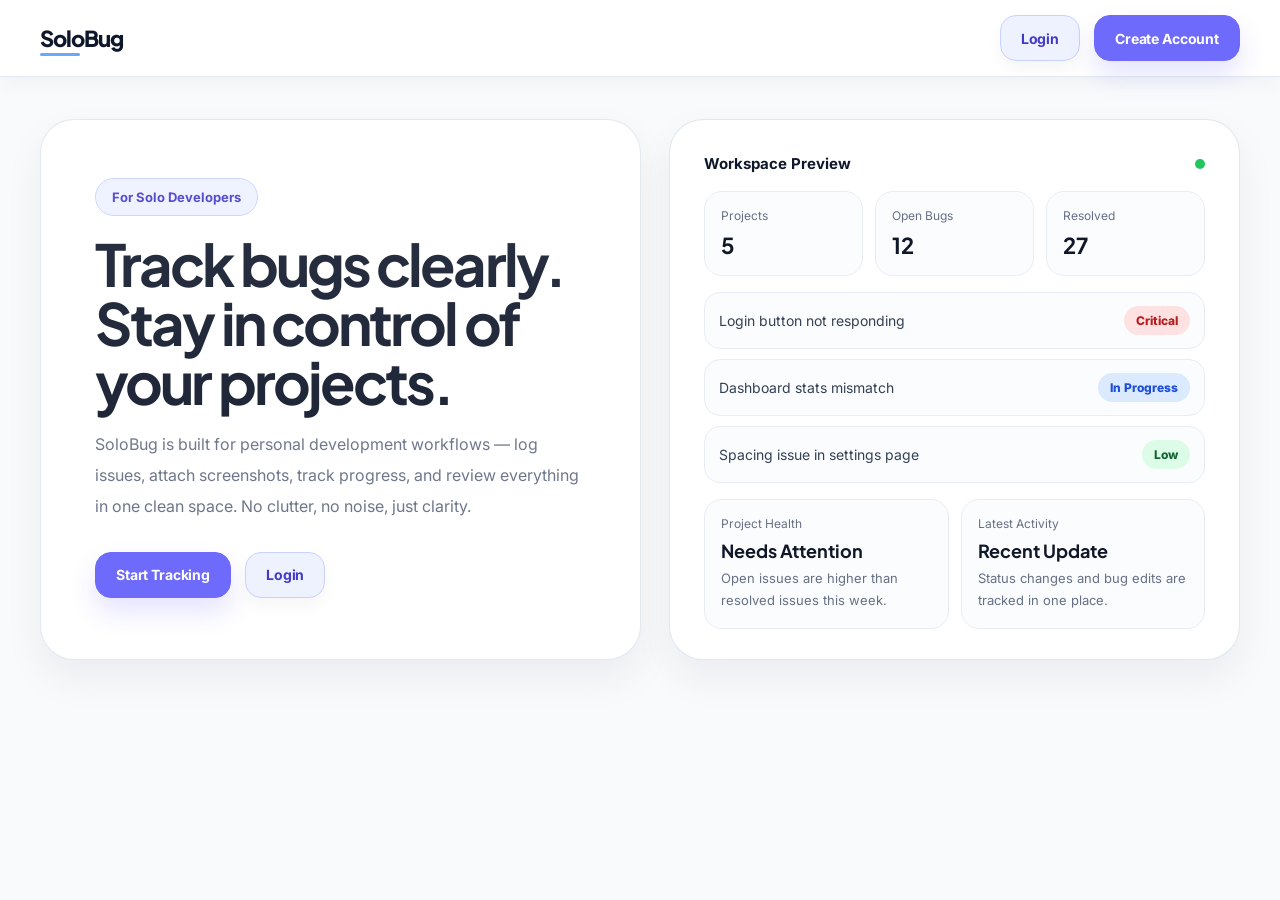
<file: src/main/resources/static/index.html>
<!DOCTYPE html>
<html lang="en">
<head>
  <meta charset="UTF-8" />
  <meta name="viewport" content="width=device-width, initial-scale=1.0"/>
  <title>SoloBug</title>

  <link rel="stylesheet" href="css/style.css"/>
  <link href="https://fonts.googleapis.com/css2?family=Inter:wght@400;500;600;700;800&family=Plus+Jakarta+Sans:wght@500;600;700;800&display=swap" rel="stylesheet">
</head>

<body class="landing-body">

  <header class="main-header">
    <div class="container header-inner">
      <div class="brand">SoloBug</div>

      <div class="header-actions">
        <!-- LOGIN -->
        <a href="login.html" class="btn secondary-btn">Login</a>

        <!-- CREATE ACCOUNT -->
        <a href="signup.html" class="btn primary-btn">Create Account</a>
      </div>
    </div>
  </header>

  <main class="landing-main container">
    <div class="hero-section">

      <div class="hero-content">
        <span class="hero-tag">For Solo Developers</span>

        <h1>
          Track bugs clearly.<br/>
          Stay in control of your projects.
        </h1>

        <p>
          SoloBug is built for personal development workflows — log issues,
          attach screenshots, track progress, and review
          everything in one clean space. No clutter, no noise, just clarity.
        </p>

        <div class="hero-buttons">
          <!-- START TRACKING -->
          <a href="signup.html" class="btn primary-btn">Start Tracking</a>

          <!-- LOGIN -->
          <a href="login.html" class="btn secondary-btn">Login</a>
        </div>
      </div>

      <!-- KEEP YOUR RIGHT SIDE SAME -->
      <div class="hero-preview-card">
        <div class="preview-header">
          <span>Workspace Preview</span>
          <div class="preview-dot"></div>
        </div>

        <div class="preview-stats">
          <div class="preview-stat">
            <small>Projects</small>
            <strong>5</strong>
          </div>

          <div class="preview-stat">
            <small>Open Bugs</small>
            <strong>12</strong>
          </div>

          <div class="preview-stat">
            <small>Resolved</small>
            <strong>27</strong>
          </div>
        </div>

        <div class="preview-list">
          <div class="preview-item">
            <span>Login button not responding</span>
            <span class="badge severity.critical">Critical</span>
          </div>

          <div class="preview-item">
            <span>Dashboard stats mismatch</span>
            <span class="badge status.progress">In Progress</span>
          </div>

          <div class="preview-item">
            <span>Spacing issue in settings page</span>
            <span class="badge severity.low">Low</span>
          </div>
        </div>

        <div class="preview-extra">
          <div class="preview-extra-box">
            <small>Project Health</small>
            <strong>Needs Attention</strong>
            <span>Open issues are higher than resolved issues this week.</span>
          </div>

          <div class="preview-extra-box">
            <small>Latest Activity</small>
            <strong>Recent Update</strong>
            <span>Status changes and bug edits are tracked in one place.</span>
          </div>
        </div>
      </div>

    </div>
  </main>

</body>
</html>
</file>
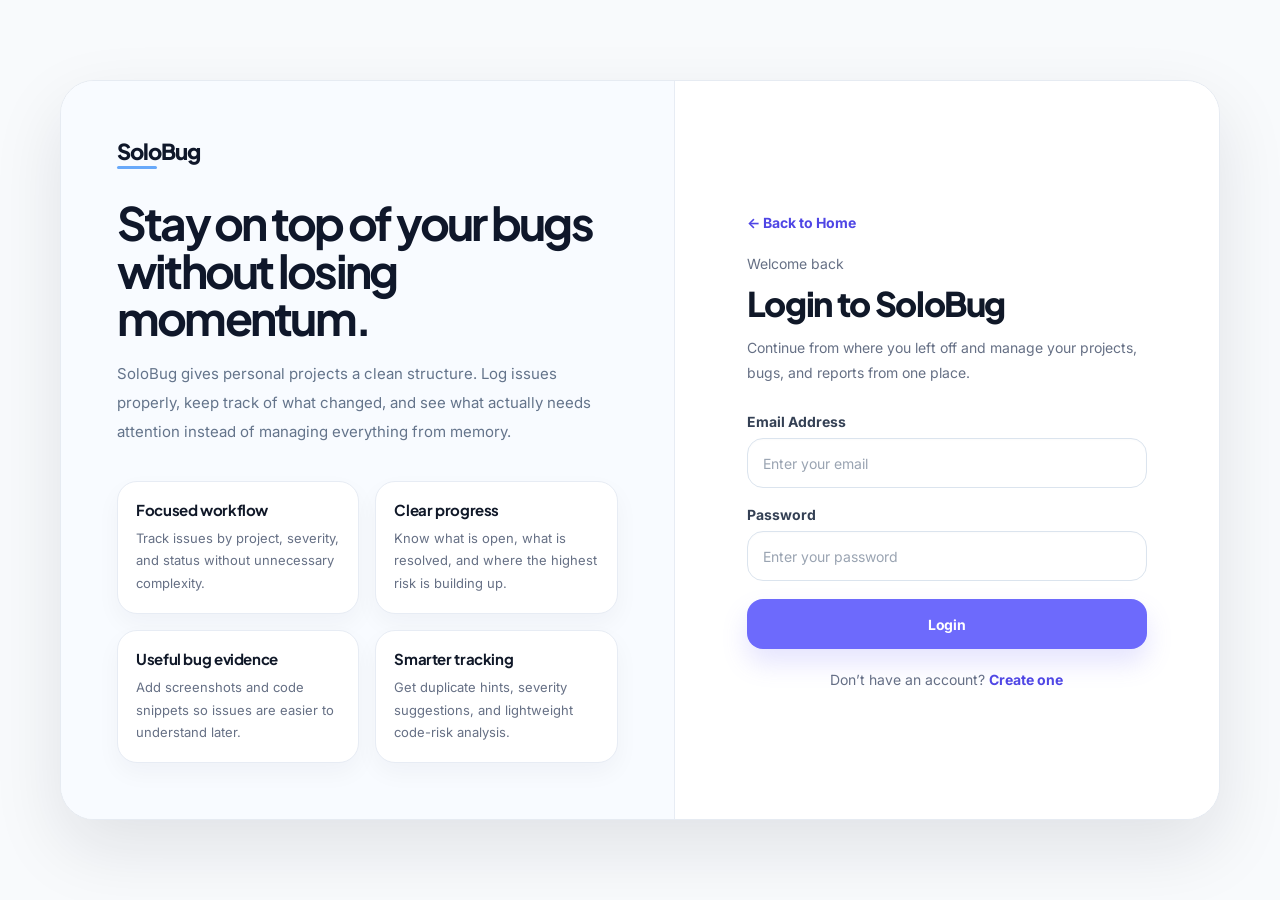
<file: src/main/resources/static/bugs.html>
<!DOCTYPE html>
<html lang="en">
<head>
  <meta charset="UTF-8" />
  <meta name="viewport" content="width=device-width, initial-scale=1.0"/>
  <title>Bugs | SoloBug</title>
  <link rel="stylesheet" href="css/style.css"/>
  <link rel="stylesheet" href="css/bugs.css"/>
  <link href="https://fonts.googleapis.com/css2?family=Inter:wght@400;500;600;700;800&family=Plus+Jakarta+Sans:wght@500;600;700;800&display=swap" rel="stylesheet">
</head>
<body>

  <div id="toastContainer" class="toast-container"></div>

  <header class="main-header">
    <div class="container header-inner">
      <div class="brand" onclick="window.location.href='dashboard.html'" style="cursor:pointer;">
        SoloBug
      </div>

      <div class="header-actions">
        <span id="navUser"></span>
        <button class="btn btn-danger" id="logoutBtn">Logout</button>
      </div>
    </div>
  </header>

  <div class="container bugs-page">
    <div class="bugs-header">
      <div>
        <h1>Bugs</h1>
        <p>Track issues project-wise with clear details, useful evidence, and a proper workflow history.</p>
      </div>

      <div class="bugs-header-right">
        <select id="projectFilter" class="project-filter-select">
          <option value="">Select Project</option>
        </select>
        <button class="btn btn-primary" id="openBugModalBtn">+ New Bug</button>
      </div>
    </div>

    <div class="bugs-filters">
      <div class="filter-group">
        <label for="searchBug">Search</label>
        <input type="text" id="searchBug" placeholder="Search by bug title"/>
      </div>

      <div class="filter-group">
        <label for="severityFilter">Severity</label>
        <select id="severityFilter">
          <option value="">All Severities</option>
          <option value="Low">Low</option>
          <option value="Medium">Medium</option>
          <option value="Critical">Critical</option>
        </select>
      </div>

      <div class="filter-group">
        <label for="statusFilter">Status</label>
        <select id="statusFilter">
          <option value="">All Statuses</option>
          <option value="Open">Open</option>
          <option value="In Progress">In Progress</option>
          <option value="Resolved">Resolved</option>
        </select>
      </div>
    </div>

    <div id="bugsEmptyState" class="empty-state">
      <h3>No bugs yet</h3>
      <p>Select a project and create your first issue to start tracking everything properly.</p>
    </div>

    <div id="bugsList" class="bugs-list"></div>
  </div>

  <!-- CREATE BUG MODAL -->
  <div class="modal-overlay" id="bugModal">
    <div class="modal-card">
      <div class="modal-header">
        <div>
          <h2>Create New Bug</h2>
          <p>Add a new issue with context, evidence, and optional code analysis.</p>
        </div>
        <button class="modal-close" id="closeBugModalBtn">&times;</button>
      </div>

      <form id="bugForm">
        <div id="smartBugInsight" class="smart-bug-insight" style="display:none;"></div>

        <div class="form-group">
          <label for="bugProject">Project</label>
          <select id="bugProject" required>
            <option value="">Select Project</option>
          </select>
        </div>

        <div class="form-group">
          <label for="bugTitle">Bug Title</label>
          <input type="text" id="bugTitle" placeholder="Enter bug title" required/>
        </div>

        <div class="form-group">
          <label for="bugDescription">Description</label>
          <textarea id="bugDescription" rows="4" placeholder="Describe the issue"></textarea>
        </div>

        <div class="form-group">
          <label for="bugSteps">Steps to Reproduce</label>
          <textarea id="bugSteps" rows="4" placeholder="Enter reproduction steps"></textarea>
        </div>

        <div class="form-group">
          <label for="bugCodeSnippet">Code Snippet</label>
          <textarea id="bugCodeSnippet" rows="5" placeholder="Paste optional code snippet for bug risk analysis"></textarea>
        </div>

        <div class="form-group">
          <label for="bugTerminalMessage">Error / Terminal Message</label>
          <textarea id="bugTerminalMessage" rows="4" placeholder="Paste terminal output, exception, console error, or backend error message"></textarea>
        </div>

        <div class="form-group">
          <label for="bugScreenshot">Screenshot</label>
          <input type="file" id="bugScreenshot" accept="image/*"/>
        </div>

        <div class="two-column-grid">
          <div class="form-group">
            <label for="bugSeverity">Severity</label>
            <select id="bugSeverity" required>
              <option value="">Select Severity</option>
              <option value="Low">Low</option>
              <option value="Medium">Medium</option>
              <option value="Critical">Critical</option>
            </select>
          </div>

          <div class="form-group">
            <label for="bugStatus">Status</label>
            <select id="bugStatus" required>
              <option value="Open">Open</option>
              <option value="In Progress">In Progress</option>
              <option value="Resolved">Resolved</option>
            </select>
          </div>
        </div>

        <div class="modal-actions">
          <button type="button" class="btn" id="cancelBugBtn">Cancel</button>
          <button type="submit" class="btn btn-primary">Create Bug</button>
        </div>
      </form>
    </div>
  </div>

  <!-- BUG DETAIL MODAL -->
  <div class="modal-overlay" id="bugDetailModal">
    <div class="modal-card" style="max-width: 900px;">
      <div class="modal-header">
        <div>
          <h2>Bug Details</h2>
          <p>Full issue information, evidence, and history.</p>
        </div>
        <button class="modal-close" id="closeBugDetailModalBtn">&times;</button>
      </div>

      <div id="bugDetailContent"></div>
    </div>
  </div>

  <!-- EDIT BUG MODAL -->
  <div class="modal-overlay" id="editBugModal">
    <div class="modal-card">
      <div class="modal-header">
        <div>
          <h2>Edit Bug</h2>
          <p>Update bug details, code context, and screenshot handling.</p>
        </div>
        <button class="modal-close" id="closeEditBugModalBtn">&times;</button>
      </div>

      <form id="editBugForm">
        <input type="hidden" id="editBugId"/>

        <div class="form-group">
          <label for="editBugTitle">Bug Title</label>
          <input type="text" id="editBugTitle" required/>
        </div>

        <div class="form-group">
          <label for="editBugDescription">Description</label>
          <textarea id="editBugDescription" rows="4"></textarea>
        </div>

        <div class="form-group">
          <label for="editBugSteps">Steps to Reproduce</label>
          <textarea id="editBugSteps" rows="4"></textarea>
        </div>

        <div class="form-group">
          <label for="editBugCodeSnippet">Code Snippet</label>
          <textarea id="editBugCodeSnippet" rows="5"></textarea>
        </div>

        <div class="form-group">
          <label for="editBugTerminalMessage">Error / Terminal Message</label>
          <textarea id="editBugTerminalMessage" rows="4"></textarea>
        </div>

        <div class="form-group">
          <label for="editBugScreenshot">Replace Screenshot</label>
          <input type="file" id="editBugScreenshot" accept="image/*"/>
        </div>

        <div class="form-group">
          <label style="display:flex; align-items:center; gap:10px; font-weight:600; cursor:pointer;">
            <input type="checkbox" id="removeBugScreenshot" style="width:auto;"/>
            Remove existing screenshot
          </label>
        </div>

        <div class="form-group">
          <label for="editBugSeverity">Severity</label>
          <select id="editBugSeverity" required>
            <option value="Low">Low</option>
            <option value="Medium">Medium</option>
            <option value="Critical">Critical</option>
          </select>
        </div>

        <div class="modal-actions">
          <button type="button" class="btn" id="cancelEditBugBtn">Cancel</button>
          <button type="submit" class="btn btn-primary">Save Changes</button>
        </div>
      </form>
    </div>
  </div>

  <!-- DELETE BUG MODAL -->
  <div class="modal-overlay" id="deleteBugModal">
    <div class="modal-card" style="max-width: 460px;">
      <div class="modal-header">
        <div>
          <h2>Delete Bug</h2>
          <p>This action cannot be undone.</p>
        </div>
        <button class="modal-close" id="closeDeleteBugModalBtn">&times;</button>
      </div>

      <div class="confirm-body" id="deleteBugText"></div>

      <div class="confirm-actions">
        <button type="button" class="btn" id="cancelDeleteBugBtn">Cancel</button>
        <button type="button" class="btn btn-danger" id="confirmDeleteBugBtn">Delete Bug</button>
      </div>
    </div>
  </div>

  <script src="js/utils.js"></script>
  <script src="js/bugs.js"></script>
</body>
</html>
</file>
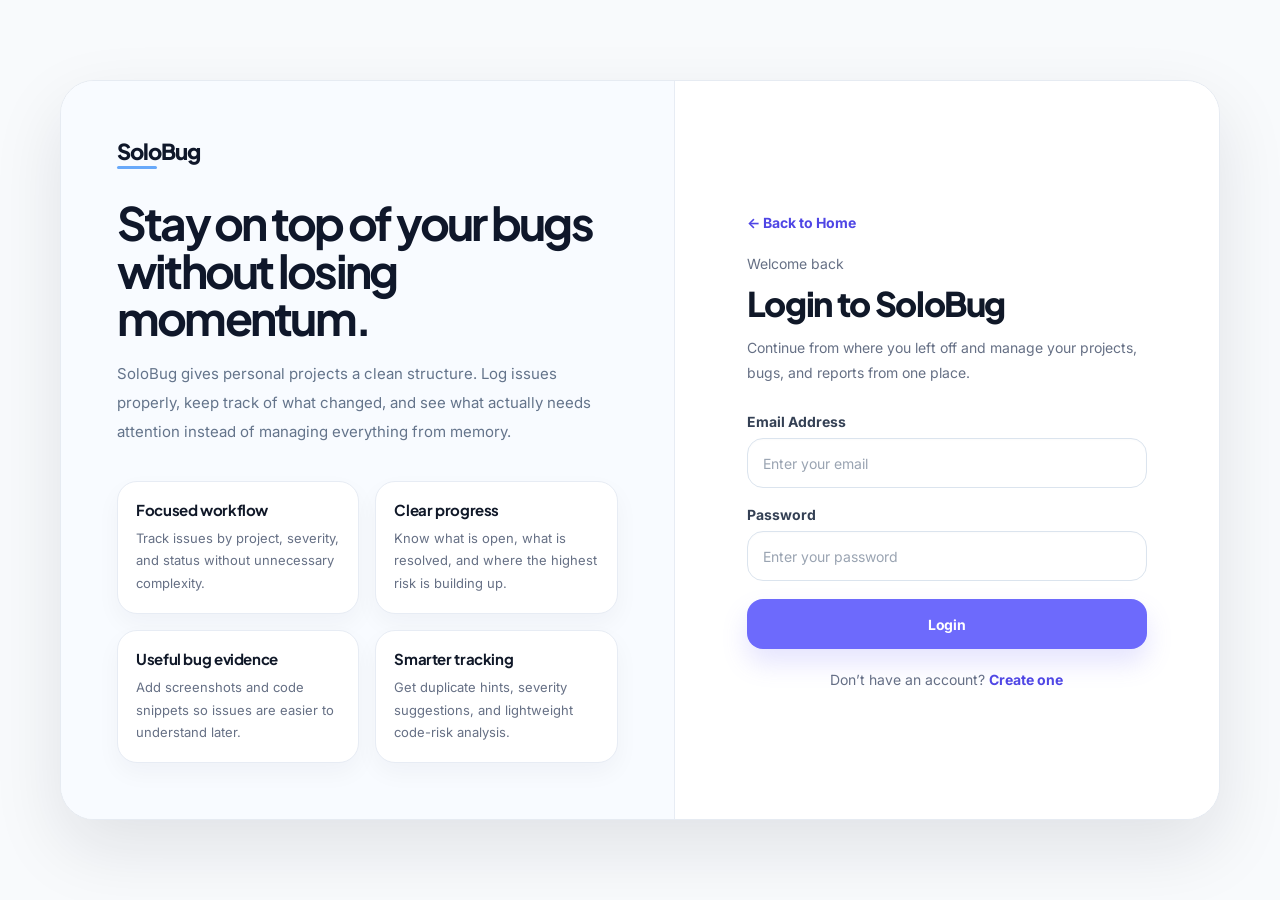
<file: src/main/resources/static/dashboard.html>
<!DOCTYPE html>
<html lang="en">
<head>
  <meta charset="UTF-8" />
  <meta name="viewport" content="width=device-width, initial-scale=1.0" />
  <title>Dashboard | SoloBug</title>
  <link rel="stylesheet" href="css/style.css" />
  <link rel="stylesheet" href="css/dashboard.css" />
  <link href="https://fonts.googleapis.com/css2?family=Inter:wght@400;500;600;700;800&family=Plus+Jakarta+Sans:wght@500;600;700;800&display=swap" rel="stylesheet">
</head>
<body>

  <div id="toastContainer" class="toast-container"></div>

  <header class="main-header">
    <div class="container header-inner">
      <div class="brand" onclick="window.location.href='dashboard.html'" style="cursor:pointer;">SoloBug</div>

      <div class="header-actions">
        <span id="navUser"></span>
        <button id="logoutBtn" class="btn btn-danger">Logout</button>
      </div>
    </div>
  </header>

  <div class="container dashboard-container">
    <div class="dashboard-header">
      <div>
        <h1>Dashboard</h1>
        <p>See what is active, what is resolved, and where your projects currently need attention.</p>
      </div>

      <div class="dashboard-header-actions">
        <button class="btn btn-primary" onclick="goToProjects()">Manage Projects</button>
      </div>
    </div>

    <div class="stats-grid five-grid">
      <div class="stat-card">
        <h3>Total Projects</h3>
        <p id="totalProjects">0</p>
      </div>

      <div class="stat-card">
        <h3>Total Bugs</h3>
        <p id="totalBugs">0</p>
      </div>

      <div class="stat-card">
        <h3>Open Bugs</h3>
        <p id="openBugs">0</p>
      </div>

      <div class="stat-card">
        <h3>Resolved Bugs</h3>
        <p id="resolvedBugs">0</p>
      </div>

      <div class="stat-card">
        <h3>Critical Issues</h3>
        <p id="criticalBugs">0</p>
      </div>
    </div>

    <div class="dashboard-main-grid">
      <div class="dashboard-panel">
        <div class="panel-header">
          <div>
            <h2>Quick Actions</h2>
            <p>Jump directly into the parts of SoloBug you use most often.</p>
          </div>
        </div>

        <div class="quick-actions">
          <div class="action-card" onclick="goToProjects()">
            <h3>Projects</h3>
            <p>Create new workspaces, update project details, and keep your ideas organized.</p>
          </div>

          <div class="action-card" onclick="goToBugs()">
            <h3>Bugs</h3>
            <p>Track issues, update their status, and manage evidence like screenshots or code snippets.</p>
          </div>

          <div class="action-card" onclick="goToReports()">
            <h3>Reports</h3>
            <p>Review issue trends, filtered summaries, and exportable project health reports.</p>
          </div>
        </div>
      </div>

      <div class="dashboard-panel risk-panel">
        <div class="panel-header">
          <div>
            <h2>Highest Risk Project</h2>
            <p>The project currently carrying the most unresolved pressure.</p>
          </div>
        </div>

        <div id="highestRiskProjectEmpty" class="mini-empty-state">
          No risk data available yet.
        </div>

        <div id="highestRiskProjectCard" class="risk-project-card" style="display:none;"></div>
      </div>
    </div>

    <div class="dashboard-bottom-grid">
      <div class="dashboard-panel">
        <div class="panel-header">
          <div>
            <h2>Recent Projects</h2>
            <p>Your latest project spaces inside SoloBug.</p>
          </div>
        </div>

        <div id="recentProjectsEmpty" class="mini-empty-state">
          No projects yet. Create your first one to get started.
        </div>

        <div id="recentProjectsList" class="recent-projects-list"></div>
      </div>

      <div class="dashboard-panel">
        <div class="panel-header">
          <div>
            <h2>Recent Bugs</h2>
            <p>The most recently added issues across your projects.</p>
          </div>
        </div>

        <div id="recentBugsEmpty" class="mini-empty-state">
          No bugs yet. Add your first bug to start tracking activity.
        </div>

        <div id="recentBugsList" class="recent-bugs-list"></div>
      </div>
    </div>
  </div>

  <script src="js/utils.js"></script>
  <script src="js/dashboard.js"></script>
</body>
</html>
</file>
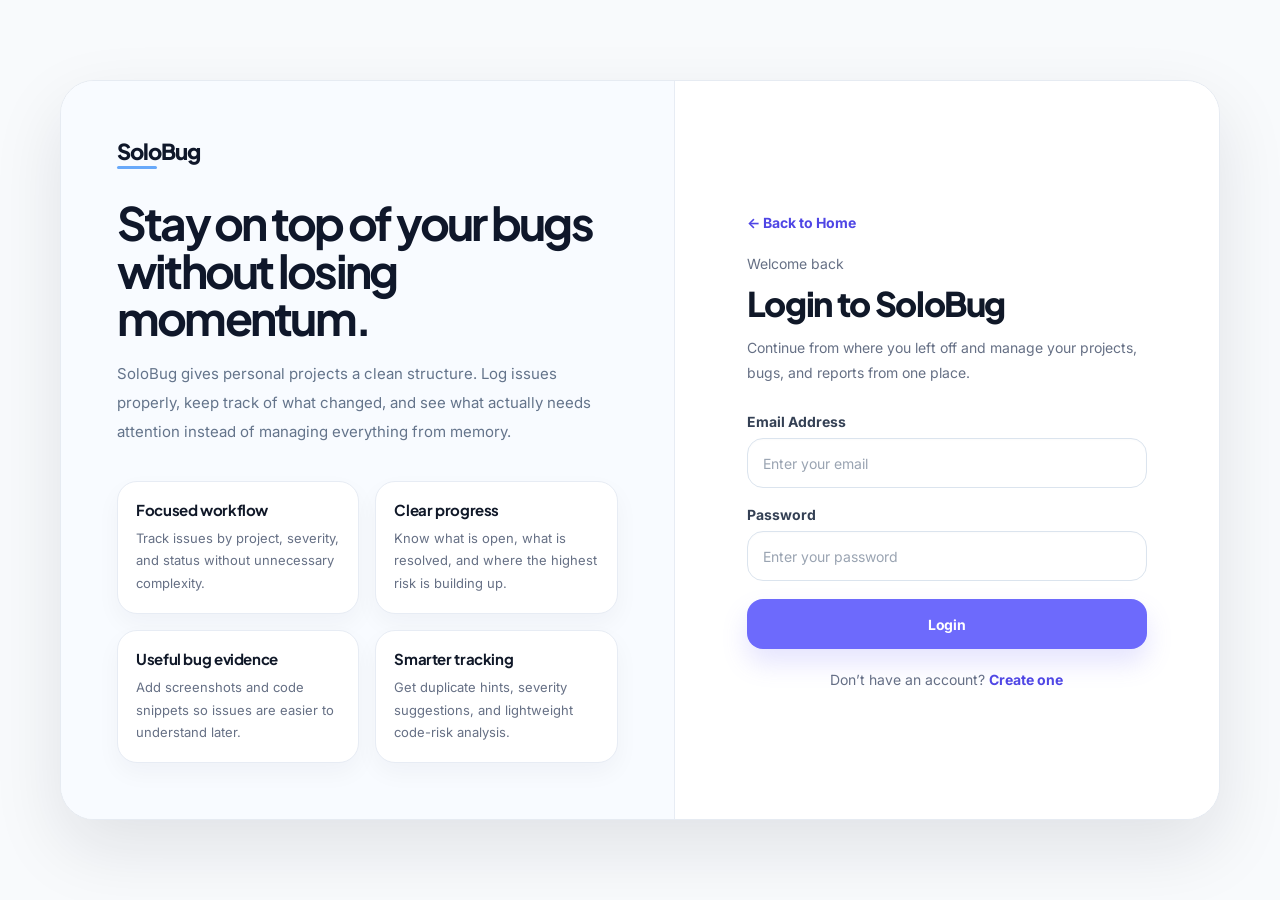
<file: src/main/resources/static/login.html>
<!DOCTYPE html>
<html lang="en">
<head>
  <meta charset="UTF-8" />
  <meta name="viewport" content="width=device-width, initial-scale=1.0" />
  <title>Login | SoloBug</title>
  <link rel="stylesheet" href="css/style.css" />
  <link rel="stylesheet" href="css/auth.css" />
  <link href="https://fonts.googleapis.com/css2?family=Inter:wght@400;500;600;700;800&family=Plus+Jakarta+Sans:wght@500;600;700;800&display=swap" rel="stylesheet">
</head>
<body class="auth-page">

  <div id="toastContainer" class="toast-container"></div>

  <div class="auth-wrapper">
    <div class="auth-left">
      <div>
        <div class="auth-brand-wrap">
          <div class="brand" onclick="window.location.href='index.html'" style="cursor:pointer;">
            SoloBug
          </div>
        </div>

        <div class="auth-hero">
          <h2>Stay on top of your bugs without losing momentum.</h2>
          <p>
            SoloBug gives personal projects a clean structure. Log issues properly, keep track of what changed, and see what actually needs attention instead of managing everything from memory.
          </p>
        </div>

        <div class="auth-points">
          <div class="auth-point">
            <h3>Focused workflow</h3>
            <p>Track issues by project, severity, and status without unnecessary complexity.</p>
          </div>

          <div class="auth-point">
            <h3>Clear progress</h3>
            <p>Know what is open, what is resolved, and where the highest risk is building up.</p>
          </div>

          <div class="auth-point">
            <h3>Useful bug evidence</h3>
            <p>Add screenshots and code snippets so issues are easier to understand later.</p>
          </div>

          <div class="auth-point">
            <h3>Smarter tracking</h3>
            <p>Get duplicate hints, severity suggestions, and lightweight code-risk analysis.</p>
          </div>
        </div>
      </div>
    </div>

    <div class="auth-right">
      <div class="auth-card">
        <a href="index.html" class="auth-back-link">← Back to Home</a>

        <p class="small-text">Welcome back</p>
        <h2>Login to SoloBug</h2>
        <p class="sub-text">
          Continue from where you left off and manage your projects, bugs, and reports from one place.
        </p>

        <form id="loginForm">
          <div class="auth-form-group">
            <label for="loginEmail">Email Address</label>
            <input type="email" id="loginEmail" placeholder="Enter your email" required />
          </div>

          <div class="auth-form-group">
            <label for="loginPassword">Password</label>
            <input type="password" id="loginPassword" placeholder="Enter your password" required />
          </div>

          <div class="auth-actions">
            <button type="submit" class="btn btn-primary">Login</button>
          </div>
        </form>

        <p class="auth-bottom-text">
          Don’t have an account?
          <a href="signup.html">Create one</a>
        </p>
      </div>
    </div>
  </div>

  <script src="js/utils.js"></script>
  <script src="js/auth.js"></script>
</body>
</html>
</file>
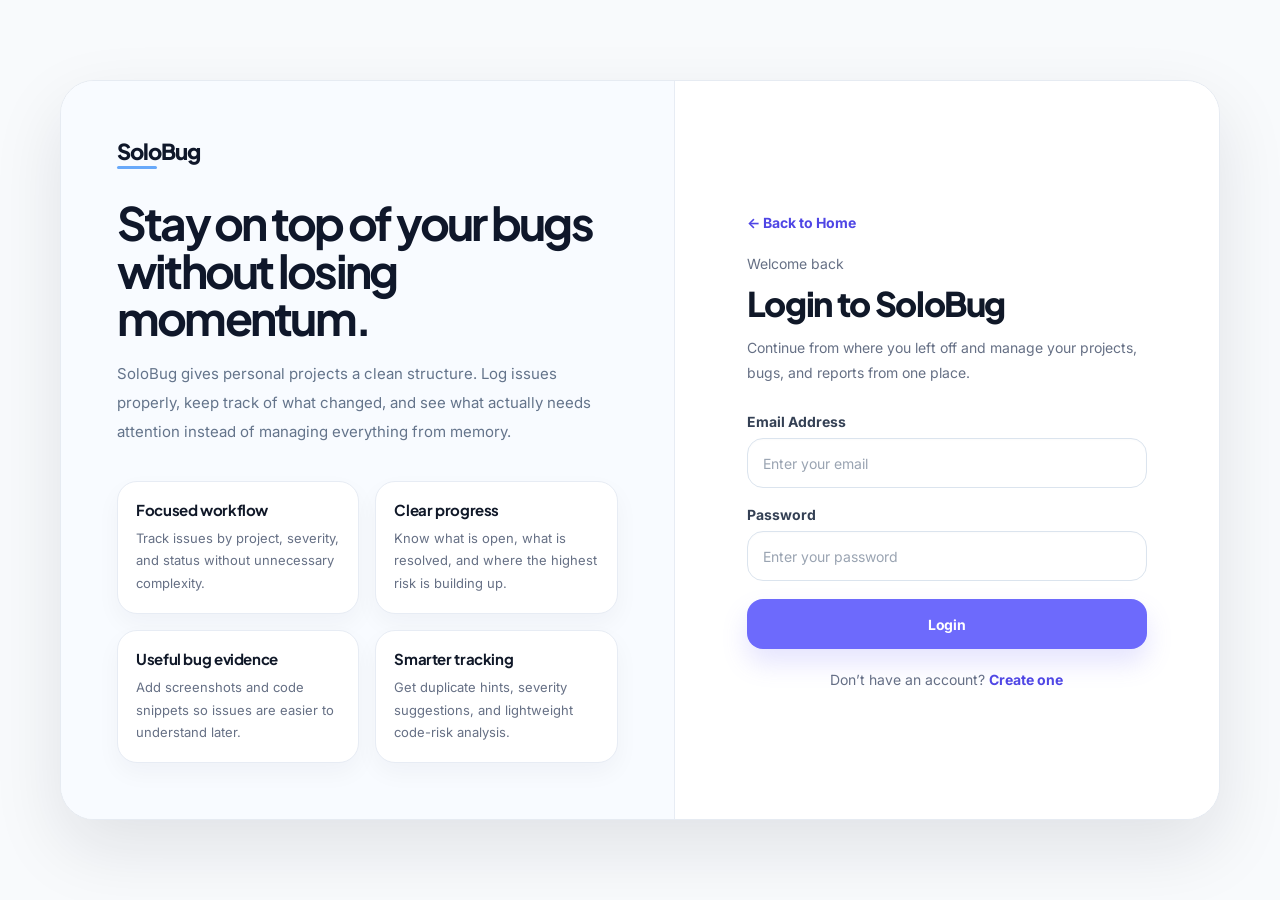
<file: src/main/resources/static/projects.html>
<!DOCTYPE html>
<html lang="en">
<head>
  <meta charset="UTF-8" />
  <meta name="viewport" content="width=device-width, initial-scale=1.0"/>
  <title>Projects | SoloBug</title>
  <link rel="stylesheet" href="css/style.css"/>
  <link rel="stylesheet" href="css/projects.css"/>
  <link href="https://fonts.googleapis.com/css2?family=Inter:wght@400;500;600;700;800&family=Plus+Jakarta+Sans:wght@500;600;700;800&display=swap" rel="stylesheet">
</head>
<body>

  <div id="toastContainer" class="toast-container"></div>

  <header class="main-header">
    <div class="container header-inner">
      <div class="brand" onclick="window.location.href='dashboard.html'" style="cursor:pointer;">
        SoloBug
      </div>

      <div class="header-actions">
        <span id="navUser"></span>
        <button id="logoutBtn" class="btn btn-danger">Logout</button>
      </div>
    </div>
  </header>

  <div class="container projects-page">

    <div class="projects-header">
      <div>
        <h1>Projects</h1>
        <p>Create, manage, search, and organize your development projects without clutter.</p>
      </div>

      <button class="btn btn-primary" id="openProjectModalBtn">+ New Project</button>
    </div>

    <div class="projects-toolbar">
      <div class="toolbar-group">
        <label for="projectSearch">Search</label>
        <input type="text" id="projectSearch" placeholder="Search by project title"/>
      </div>

      <div class="toolbar-group">
        <label for="projectSort">Sort By</label>
        <select id="projectSort">
          <option value="latest">Latest</option>
          <option value="oldest">Oldest</option>
          <option value="title">Title A–Z</option>
        </select>
      </div>
    </div>

    <div id="projectsEmptyState" class="empty-state">
      <h3>No projects yet</h3>
      <p>Create your first project to start organizing issues properly.</p>
    </div>

    <div id="projectsGrid" class="projects-grid"></div>
  </div>

  <!-- CREATE PROJECT MODAL -->
  <div class="modal-overlay" id="projectModal">
    <div class="modal-card">
      <div class="modal-header">
        <div>
          <h2>Create New Project</h2>
          <p>Add a project space for your bug tracking workflow.</p>
        </div>
        <button class="modal-close" id="closeProjectModalBtn">&times;</button>
      </div>

      <form id="projectForm">
        <div class="form-group">
          <label for="projectTitle">Project Title</label>
          <input type="text" id="projectTitle" placeholder="Enter project name" required/>
        </div>

        <div class="form-group">
          <label for="projectDescription">Description</label>
          <textarea id="projectDescription" rows="4" placeholder="Describe your project"></textarea>
        </div>

        <div class="form-group">
          <label for="projectTechStack">Tech Stack</label>
          <input
            type="text"
            id="projectTechStack"
            placeholder="Example: HTML, CSS, JavaScript, Spring Boot, MySQL"
          />
        </div>

        <div class="modal-actions">
          <button type="button" class="btn" id="cancelProjectBtn">Cancel</button>
          <button type="submit" class="btn btn-primary">Create Project</button>
        </div>
      </form>
    </div>
  </div>

  <!-- EDIT PROJECT MODAL -->
  <div class="modal-overlay" id="editProjectModal">
    <div class="modal-card">
      <div class="modal-header">
        <div>
          <h2>Edit Project</h2>
          <p>Update your project details and keep the information current.</p>
        </div>
        <button class="modal-close" id="closeEditProjectModalBtn">&times;</button>
      </div>

      <form id="editProjectForm">
        <input type="hidden" id="editProjectId"/>

        <div class="form-group">
          <label for="editProjectTitle">Project Title</label>
          <input type="text" id="editProjectTitle" required/>
        </div>

        <div class="form-group">
          <label for="editProjectDescription">Description</label>
          <textarea id="editProjectDescription" rows="4"></textarea>
        </div>

        <div class="form-group">
          <label for="editProjectTechStack">Tech Stack</label>
          <input type="text" id="editProjectTechStack"/>
        </div>

        <div class="modal-actions">
          <button type="button" class="btn" id="cancelEditProjectBtn">Cancel</button>
          <button type="submit" class="btn btn-primary">Save Changes</button>
        </div>
      </form>
    </div>
  </div>

  <!-- DELETE PROJECT MODAL -->
  <div class="modal-overlay" id="deleteProjectModal">
    <div class="modal-card" style="max-width: 460px;">
      <div class="modal-header">
        <div>
          <h2>Delete Project</h2>
          <p>This action cannot be undone.</p>
        </div>
        <button class="modal-close" id="closeDeleteProjectModalBtn">&times;</button>
      </div>

      <div class="confirm-body" id="deleteProjectText"></div>

      <div class="confirm-actions">
        <button type="button" class="btn" id="cancelDeleteProjectBtn">Cancel</button>
        <button type="button" class="btn btn-danger" id="confirmDeleteProjectBtn">Delete Project</button>
      </div>
    </div>
  </div>

  <script src="js/utils.js"></script>
  <script src="js/projects.js"></script>
</body>
</html>
</file>
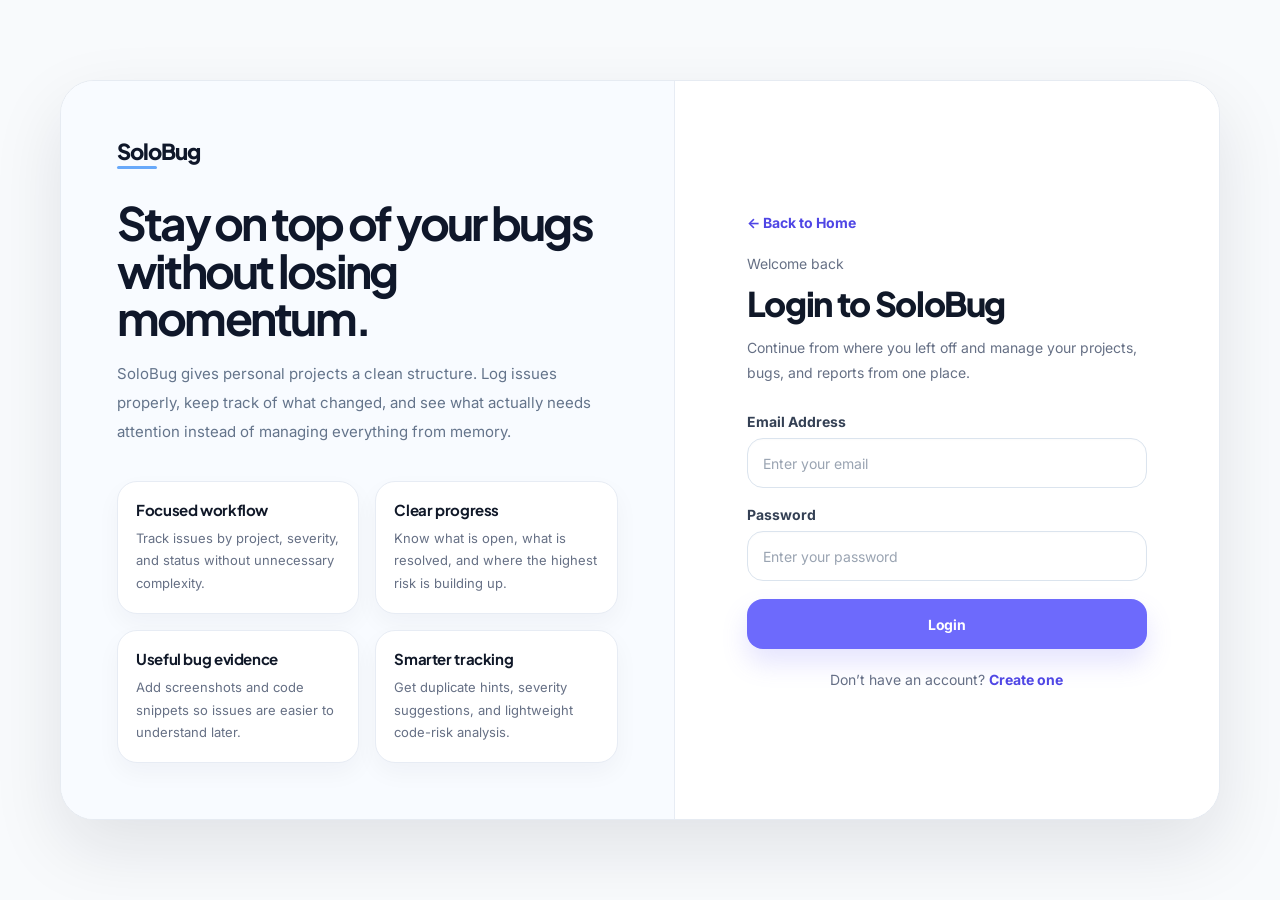
<file: src/main/resources/static/report.html>
<!DOCTYPE html>
<html lang="en">
<head>
  <meta charset="UTF-8" />
  <meta name="viewport" content="width=device-width, initial-scale=1.0"/>
  <title>Reports | SoloBug</title>
  <link rel="stylesheet" href="css/style.css"/>
  <link rel="stylesheet" href="css/report.css"/>
  <link href="https://fonts.googleapis.com/css2?family=Inter:wght@400;500;600;700;800&family=Plus+Jakarta+Sans:wght@500;600;700;800&display=swap" rel="stylesheet">
</head>
<body>

  <div id="toastContainer" class="toast-container"></div>

  <header class="main-header no-print">
    <div class="container header-inner">
      <div class="brand" onclick="window.location.href='dashboard.html'" style="cursor:pointer;">
        SoloBug
      </div>

      <div class="header-actions">
        <span id="navUser"></span>
        <button class="btn btn-danger" id="logoutBtn">Logout</button>
      </div>
    </div>
  </header>

  <div class="container report-page">
    <div class="report-header">
      <div>
        <h1>Weekly Report</h1>
        <p>Review project health, current issue counts, and filtered bug summaries in one place.</p>
      </div>

      <div class="report-header-actions no-print">
        <div class="report-filter-box">
          <label for="reportRangeFilter">Report Range</label>
          <select id="reportRangeFilter">
            <option value="all">All Time</option>
            <option value="7">Last 7 Days</option>
            <option value="30">Last 30 Days</option>
          </select>
        </div>

        <button class="btn btn-primary" id="exportReportBtn">Export Report</button>
      </div>
    </div>

    <div class="print-report-meta only-print">
      <h2>SoloBug Report</h2>
      <p id="printReportMetaText"></p>
    </div>

    <div class="report-stats-grid">
      <div class="report-stat-card card">
        <h3>Total Projects</h3>
        <p id="reportTotalProjects">0</p>
      </div>

      <div class="report-stat-card card">
        <h3>Total Bugs</h3>
        <p id="reportTotalBugs">0</p>
      </div>

      <div class="report-stat-card card">
        <h3>Open Bugs</h3>
        <p id="reportOpenBugs">0</p>
      </div>

      <div class="report-stat-card card">
        <h3>Resolved Bugs</h3>
        <p id="reportResolvedBugs">0</p>
      </div>

      <div class="report-stat-card card">
        <h3>Critical Bugs</h3>
        <p id="reportCriticalBugs">0</p>
      </div>
    </div>

    <div class="report-grid">
      <div class="report-panel card">
        <div class="panel-header">
          <h2>Project-wise Bug Summary</h2>
          <p>See how issues are distributed across your projects for the selected time range.</p>
        </div>

        <div id="projectSummaryEmpty" class="mini-empty-state">
          No projects found yet.
        </div>

        <div id="projectSummaryList" class="project-summary-list"></div>
      </div>

      <div class="report-panel card">
        <div class="panel-header">
          <h2>Progress Insight</h2>
          <p>A quick read on current bug pressure and completion trends.</p>
        </div>

        <div class="insight-box">
          <div class="insight-item">
            <span>Completion Rate</span>
            <strong id="completionRate">0%</strong>
          </div>

          <div class="insight-item">
            <span>Open Issue Pressure</span>
            <strong id="openPressure">Low</strong>
          </div>

          <div class="insight-item">
            <span>Critical Risk Level</span>
            <strong id="criticalRisk">Low</strong>
          </div>
        </div>
      </div>
    </div>
  </div>

  <script src="js/utils.js"></script>
  <script src="js/report.js"></script>
</body>
</html>
</file>
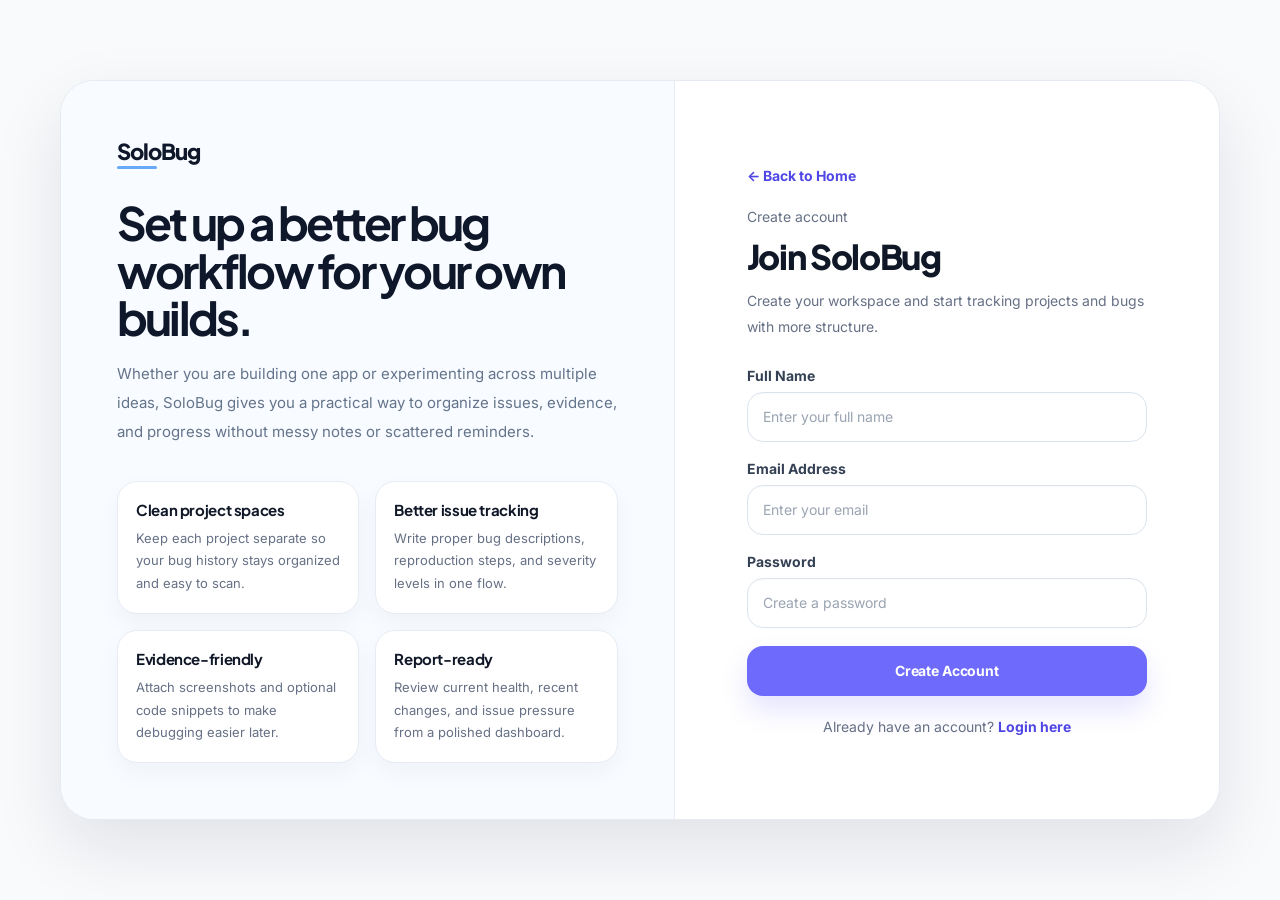
<file: src/main/resources/static/signup.html>
<!DOCTYPE html>
<html lang="en">
<head>
  <meta charset="UTF-8" />
  <meta name="viewport" content="width=device-width, initial-scale=1.0" />
  <title>Signup | SoloBug</title>
  <link rel="stylesheet" href="css/style.css" />
  <link rel="stylesheet" href="css/auth.css" />
  <link href="https://fonts.googleapis.com/css2?family=Inter:wght@400;500;600;700;800&family=Plus+Jakarta+Sans:wght@500;600;700;800&display=swap" rel="stylesheet">
</head>
<body class="auth-page">

  <div id="toastContainer" class="toast-container"></div>

  <div class="auth-wrapper">
    <div class="auth-left">
      <div>
        <div class="auth-brand-wrap">
          <div class="brand" onclick="window.location.href='index.html'" style="cursor:pointer;">
            SoloBug
          </div>
        </div>

        <div class="auth-hero">
          <h2>Set up a better bug workflow for your own builds.</h2>
          <p>
            Whether you are building one app or experimenting across multiple ideas, SoloBug gives you a practical way to organize issues, evidence, and progress without messy notes or scattered reminders.
          </p>
        </div>

        <div class="auth-points">
          <div class="auth-point">
            <h3>Clean project spaces</h3>
            <p>Keep each project separate so your bug history stays organized and easy to scan.</p>
          </div>

          <div class="auth-point">
            <h3>Better issue tracking</h3>
            <p>Write proper bug descriptions, reproduction steps, and severity levels in one flow.</p>
          </div>

          <div class="auth-point">
            <h3>Evidence-friendly</h3>
            <p>Attach screenshots and optional code snippets to make debugging easier later.</p>
          </div>

          <div class="auth-point">
            <h3>Report-ready</h3>
            <p>Review current health, recent changes, and issue pressure from a polished dashboard.</p>
          </div>
        </div>
      </div>
    </div>

    <div class="auth-right">
      <div class="auth-card">
        <a href="index.html" class="auth-back-link">← Back to Home</a>

        <p class="small-text">Create account</p>
        <h2>Join SoloBug</h2>
        <p class="sub-text">
          Create your workspace and start tracking projects and bugs with more structure.
        </p>

        <form id="signupForm">
          <div class="auth-form-group">
            <label for="signupName">Full Name</label>
            <input type="text" id="signupName" placeholder="Enter your full name" required />
          </div>

          <div class="auth-form-group">
            <label for="signupEmail">Email Address</label>
            <input type="email" id="signupEmail" placeholder="Enter your email" required />
          </div>

          <div class="auth-form-group">
            <label for="signupPassword">Password</label>
            <input type="password" id="signupPassword" placeholder="Create a password" required />
          </div>

          <div class="auth-actions">
            <button type="submit" class="btn btn-primary">Create Account</button>
          </div>
        </form>

        <p class="auth-bottom-text">
          Already have an account?
          <a href="login.html">Login here</a>
        </p>
      </div>
    </div>
  </div>

  <script src="js/utils.js"></script>
  <script src="js/auth.js"></script>
</body>
</html>
</file>
<file: src/main/resources/static/css/style.css>
* {
  margin: 0;
  padding: 0;
  box-sizing: border-box;
  font-family: "Inter", Arial, Helvetica, sans-serif;
}

:root {
  --bg: #f8fafc;
  --bg-soft: #f1f5f9;
  --surface: rgba(255, 255, 255, 0.88);
  --surface-strong: rgba(255, 255, 255, 0.96);
  --card: rgba(255, 255, 255, 0.98);
  --card-strong: rgba(255, 255, 255, 1);
  --primary: #6366f1;
  --primary-2: #818cf8;
  --accent: #3b82f6;
  --text: #0f172a;
  --text-dark: #0b1220;
  --text-light: #ffffff;
  --muted: #64748b;
  --muted-light: #667085;
  --border: rgba(148, 163, 184, 0.18);
  --border-card: #e2e8f0;
  --success-bg: #dcfce7;
  --success-text: #166534;
  --warning-bg: #ffedd5;
  --warning-text: #c2410c;
  --danger-bg: #fee2e2;
  --danger-text: #b91c1c;
  --info-bg: #dbeafe;
  --info-text: #1d4ed8;
  --shadow-soft: 0 12px 30px rgba(15, 23, 42, 0.06);
  --shadow-card: 0 18px 42px rgba(15, 23, 42, 0.08);
  --shadow-hover: 0 28px 58px rgba(15, 23, 42, 0.14);
  --radius-xl: 32px;
  --radius-lg: 24px;
  --radius-md: 18px;
  --radius-sm: 14px;
}

html {
  scroll-behavior: smooth;
}

body {
  min-height: 100vh;
  color: var(--text);
  background: #f8fafc;
  -webkit-font-smoothing: antialiased;
  overflow-x: hidden;
}

h1,
h2,
h3 {
  font-family: "Plus Jakarta Sans", "Inter", Arial, Helvetica, sans-serif;
}

h1 {
  letter-spacing: -0.045em;
}

h2 {
  letter-spacing: -0.035em;
}

h3 {
  letter-spacing: -0.025em;
}

.container {
  width: min(1200px, calc(100% - 40px));
  margin: 0 auto;
}

.card {
  background: var(--card);
  border: 1px solid rgba(226, 232, 240, 0.95);
  border-radius: var(--radius-lg);
  padding: 24px;
  box-shadow: var(--shadow-soft);
  backdrop-filter: blur(18px);
  position: relative;
  overflow: hidden;
}

.card::before {
  content: "";
  position: absolute;
  inset: 0;
  background: rgba(255, 255, 255, 0.02);
  pointer-events: none;
}

.page-title {
  font-size: 36px;
  font-weight: 800;
  letter-spacing: -0.045em;
  margin-bottom: 8px;
  color: #0f172a;
  font-family: "Plus Jakarta Sans", "Inter", Arial, Helvetica, sans-serif;
}

.page-subtitle {
  font-size: 14px;
  line-height: 1.75;
  color: #667085;
  max-width: 760px;
}

.btn,
.primary-btn,
.secondary-btn {
  display: inline-flex;
  align-items: center;
  justify-content: center;
  gap: 8px;
  border-radius: 16px;
  padding: 12px 20px;
  min-height: 46px;
  font-size: 14px;
  font-weight: 700;
  letter-spacing: -0.01em;
  cursor: pointer;
  transition:
    transform 0.22s ease,
    box-shadow 0.22s ease,
    background 0.22s ease,
    border-color 0.22s ease,
    color 0.22s ease;
  border: none;
  text-decoration: none;
  white-space: nowrap;
  position: relative;
  overflow: hidden;
}

.btn::before,
.primary-btn::before,
.secondary-btn::before {
  content: "";
  position: absolute;
  top: 0;
  left: -120%;
  width: 120%;
  height: 100%;
  background: linear-gradient(90deg, transparent, rgba(255,255,255,0.18), transparent);
  transition: left 0.5s ease;
}

.btn:hover::before,
.primary-btn:hover::before,
.secondary-btn:hover::before {
  left: 120%;
}

.btn-primary,
.primary-btn {
  background: #6d6afc;
  color: #ffffff;
  box-shadow: 0 14px 26px rgba(109, 106, 252, 0.18);
}

.btn-primary:hover,
.primary-btn:hover {
  transform: translateY(-2px) scale(1.01);
  box-shadow: 0 20px 34px rgba(109, 106, 252, 0.24);
}

.btn-danger,
.danger-btn {
  background: #ef4444;
  color: #ffffff;
  box-shadow: 0 12px 22px rgba(239, 68, 68, 0.16);
}

.btn-danger:hover,
.danger-btn:hover {
  transform: translateY(-2px) scale(1.01);
  box-shadow: 0 16px 28px rgba(239, 68, 68, 0.22);
}

.btn:not(.btn-primary):not(.btn-danger),
.secondary-btn {
  background: #ffffff;
  color: #334155;
  border: 1px solid #d9e3ee;
  backdrop-filter: blur(12px);
  box-shadow: 0 8px 16px rgba(15, 23, 42, 0.04);
}

.btn:not(.btn-primary):not(.btn-danger):hover,
.secondary-btn:hover {
  transform: translateY(-2px);
  background: #f8fafc;
  border-color: #cbd5e1;
  box-shadow: 0 12px 22px rgba(15, 23, 42, 0.06);
}

input,
textarea,
select {
  width: 100%;
  padding: 14px 15px;
  border: 1px solid #dbe4ee;
  border-radius: 16px;
  font-size: 14px;
  background: rgba(255,255,255,0.99);
  color: var(--text);
  outline: none;
  transition: all 0.22s ease;
  box-shadow: inset 0 1px 2px rgba(15,23,42,0.02);
}

input::placeholder,
textarea::placeholder {
  color: #9aa4b2;
}

input:hover,
textarea:hover,
select:hover {
  border-color: #cfd9e6;
}

input:focus,
textarea:focus,
select:focus {
  border-color: rgba(99, 102, 241, 0.42);
  background: #ffffff;
  box-shadow:
    0 0 0 6px rgba(99, 102, 241, 0.08),
    0 8px 20px rgba(99, 102, 241, 0.05);
}

textarea {
  resize: vertical;
  min-height: 100px;
}

.main-header,
.navbar,
.landing-topbar {
  background: rgba(255, 255, 255, 0.9);
  border-bottom: 1px solid rgba(226, 232, 240, 0.95);
  padding: 15px 0;
  position: sticky;
  top: 0;
  z-index: 50;
  backdrop-filter: blur(18px);
  box-shadow: 0 6px 20px rgba(15, 23, 42, 0.04);
}

.header-inner,
.nav-content {
  display: flex;
  justify-content: space-between;
  align-items: center;
  gap: 16px;
}

.brand,
.logo {
  font-weight: 800;
  font-size: 22px;
  color: #0f172a;
  letter-spacing: -0.045em;
  position: relative;
  font-family: "Plus Jakarta Sans", "Inter", Arial, Helvetica, sans-serif;
}

.brand::after,
.logo::after {
  content: "";
  position: absolute;
  left: 0;
  bottom: -4px;
  width: 48%;
  height: 3px;
  border-radius: 999px;
  background: #60a5fa;
  opacity: 0.95;
}

.header-actions,
.nav-right {
  display: flex;
  align-items: center;
  gap: 14px;
}

#navUser {
  font-size: 13px;
  color: #334155;
  font-weight: 600;
  padding: 10px 14px;
  border-radius: 999px;
  background: rgba(255,255,255,0.95);
  border: 1px solid #dde6f0;
  box-shadow: 0 6px 14px rgba(15, 23, 42, 0.04);
}

.form-group {
  display: flex;
  flex-direction: column;
  gap: 8px;
  margin-bottom: 18px;
}

.form-group label {
  font-size: 14px;
  font-weight: 700;
  color: #334155;
}

.badge {
  display: inline-flex;
  align-items: center;
  justify-content: center;
  padding: 7px 12px;
  border-radius: 999px;
  font-size: 12px;
  font-weight: 800;
  white-space: nowrap;
}

.badge-low,
.severity\.low {
  background: var(--success-bg);
  color: var(--success-text);
}

.badge-medium,
.severity\.medium {
  background: var(--warning-bg);
  color: var(--warning-text);
}

.badge-critical,
.severity\.critical {
  background: var(--danger-bg);
  color: var(--danger-text);
}

.badge-open,
.status\.open {
  background: #fff4d8;
  color: #9a6800;
}

.badge-progress,
.status\.progress {
  background: var(--info-bg);
  color: var(--info-text);
}

.badge-resolved,
.status\.resolved {
  background: var(--success-bg);
  color: var(--success-text);
}

.empty-state {
  background: #ffffff;
  border: 1px dashed rgba(99, 102, 241, 0.14);
  border-radius: 24px;
  padding: 40px 26px;
  text-align: center;
  box-shadow: var(--shadow-soft);
  backdrop-filter: blur(14px);
}

.empty-state h3 {
  font-size: 22px;
  margin-bottom: 10px;
  color: #101828;
  letter-spacing: -0.02em;
  font-family: "Plus Jakarta Sans", "Inter", Arial, Helvetica, sans-serif;
}

.empty-state p {
  font-size: 14px;
  color: #667085;
  line-height: 1.75;
}

/* MODALS */
.modal-overlay {
  position: fixed;
  inset: 0;
  background: rgba(15, 23, 42, 0.16);
  display: none;
  align-items: center;
  justify-content: center;
  padding: 20px;
  z-index: 10000;
  overflow-y: auto;
  backdrop-filter: blur(6px);
}

.modal-overlay.active {
  display: flex;
}

.modal-card {
  width: 100%;
  max-width: 650px;
  max-height: calc(100vh - 40px);
  overflow-y: auto;
  overflow-x: hidden;
  background: rgba(255,255,255,0.99);
  border-radius: 28px;
  padding: 28px 20px 28px 28px;
  box-shadow: 0 26px 60px rgba(15, 23, 42, 0.14);
  border: 1px solid rgba(226,232,240,0.98);
  backdrop-filter: blur(14px);
  animation: modalPop 0.22s ease;
  scroll-behavior: smooth;
  scrollbar-gutter: stable;
  background-clip: padding-box;
}

.modal-header {
  display: flex;
  justify-content: space-between;
  align-items: flex-start;
  gap: 16px;
  margin-bottom: 22px;
  position: static;
  top: auto;
  background: transparent;
  z-index: auto;
  padding-bottom: 0;
  padding-right: 8px;
}

.modal-header h2 {
  font-size: 26px;
  margin-bottom: 6px;
  color: #0f172a;
  letter-spacing: -0.045em;
  font-family: "Plus Jakarta Sans", "Inter", Arial, Helvetica, sans-serif;
}

.modal-header p {
  color: #667085;
  font-size: 14px;
  line-height: 1.7;
}

.modal-close {
  background: transparent;
  border: none;
  font-size: 28px;
  line-height: 1;
  cursor: pointer;
  color: #98a2b3;
  flex-shrink: 0;
}

.modal-close:hover {
  color: #475467;
}

.modal-actions {
  display: flex;
  justify-content: flex-end;
  gap: 12px;
  flex-wrap: wrap;
  margin-top: 10px;
  padding-right: 8px;
}

.delete-btn {
  background: #fff4f4;
  color: #c23b3b;
  border: 1px solid #f4caca;
  padding: 9px 14px;
  border-radius: 13px;
  cursor: pointer;
  font-size: 13px;
  font-weight: 700;
  transition: all 0.2s ease;
  box-shadow: 0 10px 18px rgba(239, 68, 68, 0.12);
}

.delete-btn:hover {
  background: #fee2e2;
  transform: translateY(-1px);
  box-shadow: 0 14px 24px rgba(239, 68, 68, 0.18);
}

.confirm-body {
  font-size: 14px;
  color: #667085;
  line-height: 1.75;
  margin-bottom: 18px;
  padding-right: 8px;
}

.confirm-body strong {
  color: #101828;
}

.confirm-actions {
  display: flex;
  justify-content: flex-end;
  gap: 12px;
  flex-wrap: wrap;
  padding-right: 8px;
}

/* landing */
.landing-body,
.landing-bg {
  background: #f8fafc;
}

.landing-main,
.landing-shell {
  padding: 42px 0 54px;
  min-height: calc(100vh - 82px);
}

.hero-section,
.hero-grid-final {
  display: grid;
  grid-template-columns: 1fr 0.95fr;
  gap: 28px;
  align-items: stretch;
}

.hero-left-final,
.hero-content {
  border-radius: 34px;
  padding: 58px 54px;
  background: #ffffff;
  box-shadow: 0 18px 42px rgba(15, 23, 42, 0.06);
  border: 1px solid rgba(226, 232, 240, 0.95);
  position: relative;
  overflow: hidden;
}

.hero-right-final,
.hero-preview-card {
  border-radius: 34px;
  padding: 34px 34px 30px;
  background: #ffffff;
  box-shadow: 0 18px 42px rgba(15, 23, 42, 0.06);
  border: 1px solid rgba(224, 230, 240, 0.95);
  display: flex;
  flex-direction: column;
  position: relative;
  overflow: hidden;
}

.hero-left-final::before,
.hero-content::before,
.hero-right-final::before,
.hero-preview-card::before {
  content: "";
  position: absolute;
  inset: 0;
  background: linear-gradient(
    180deg,
    rgba(255,255,255,0.12) 0%,
    rgba(255,255,255,0.02) 100%
  );
  pointer-events: none;
}

.hero-right-final::before,
.hero-preview-card::before {
  animation: none;
  transform: none;
}

.hero-tag,
.hero-badge-final {
  display: inline-block;
  margin-bottom: 18px;
  padding: 10px 16px;
  border-radius: 999px;
  font-size: 13px;
  font-weight: 700;
  background: #eef2ff;
  color: #4338ca;
  border: 1px solid #c7d2fe;
  animation: none;
  transition:
    transform 0.22s ease,
    box-shadow 0.22s ease,
    border-color 0.22s ease,
    background 0.22s ease,
    color 0.22s ease;
  cursor: default;
}

.hero-tag:hover,
.hero-badge-final:hover {
  transform: translateY(-2px);
  background: #e8edff;
  color: #4338ca;
  border-color: #a5b4fc;
  box-shadow: 0 12px 24px rgba(99, 102, 241, 0.10);
}

.hero-title-final,
.hero-content h1 {
  font-size: 58px;
  line-height: 1.02;
  letter-spacing: -0.05em;
  margin-bottom: 18px;
  color: #0f172a;
  font-family: "Plus Jakarta Sans", "Inter", Arial, Helvetica, sans-serif;
}

.hero-text-final,
.hero-content p {
  font-size: 16px;
  line-height: 1.92;
  color: #667085;
  max-width: 620px;
  margin-bottom: 30px;
}

.hero-actions-final,
.hero-buttons {
  display: flex;
  gap: 14px;
  flex-wrap: wrap;
}

.preview-header-final,
.preview-header {
  display: flex;
  align-items: center;
  justify-content: space-between;
  margin-bottom: 18px;
  font-size: 15px;
  font-weight: 700;
  color: #0f172a;
  position: relative;
  z-index: 1;
}

.preview-live-dot,
.preview-dot {
  width: 10px;
  height: 10px;
  border-radius: 50%;
  background: #22c55e;
  box-shadow: 0 0 0 0 rgba(34, 197, 94, 0.4);
  animation: livePulse 1.8s infinite;
}

.preview-stats-final,
.preview-stats {
  display: grid;
  grid-template-columns: repeat(3, minmax(0, 1fr));
  gap: 12px;
  margin-bottom: 16px;
  position: relative;
  z-index: 1;
}

.preview-stat-final,
.preview-stat {
  background: #fbfcfe;
  border: 1px solid #e8edf5;
  border-radius: 18px;
  padding: 16px;
  transition:
    transform 0.22s ease,
    box-shadow 0.22s ease,
    border-color 0.22s ease,
    background 0.22s ease;
  position: relative;
  overflow: hidden;
  animation: previewCardFadeUp 0.55s ease both;
}

.preview-stat:nth-child(1),
.preview-stat-final:nth-child(1) {
  animation-delay: 0.05s;
}

.preview-stat:nth-child(2),
.preview-stat-final:nth-child(2) {
  animation-delay: 0.12s;
}

.preview-stat:nth-child(3),
.preview-stat-final:nth-child(3) {
  animation-delay: 0.19s;
}

.preview-stat-final::before,
.preview-stat::before,
.preview-item-final::before,
.preview-item::before,
.preview-extra-box::before {
  content: "";
  position: absolute;
  inset: 0;
  background: transparent;
  pointer-events: none;
}

.preview-stat-final:hover,
.preview-stat:hover {
  transform: translateY(-4px);
  box-shadow: 0 14px 26px rgba(15, 23, 42, 0.07);
  border-color: #d7def0;
  background: #ffffff;
}

.preview-stat-final small,
.preview-stat small {
  display: block;
  font-size: 12px;
  color: #667085;
  margin-bottom: 8px;
}

.preview-stat-final strong,
.preview-stat strong {
  font-size: 22px;
  color: #101828;
  font-family: "Plus Jakarta Sans", "Inter", Arial, Helvetica, sans-serif;
  transition: transform 0.22s ease, color 0.22s ease;
  display: inline-block;
}

.preview-stat:hover strong,
.preview-stat-final:hover strong {
  transform: translateY(-1px);
  color: #0f172a;
}

.preview-list-final,
.preview-list {
  display: flex;
  flex-direction: column;
  gap: 10px;
  position: relative;
  z-index: 1;
}

.preview-item-final,
.preview-item {
  display: flex;
  align-items: center;
  justify-content: space-between;
  gap: 10px;
  border: 1px solid #e8edf5;
  border-radius: 16px;
  background: #fbfcfe;
  padding: 13px 14px;
  font-size: 14px;
  color: #344054;
  transition: transform 0.18s ease, background 0.18s ease, box-shadow 0.18s ease, border-color 0.18s ease;
  position: relative;
  overflow: hidden;
}

.preview-item-final:hover,
.preview-item:hover {
  transform: translateX(4px);
  background: #ffffff;
  box-shadow: 0 10px 20px rgba(15, 23, 42, 0.05);
  border-color: #dbe4ef;
}

.preview-extra {
  margin-top: 16px;
  display: grid;
  grid-template-columns: 1fr 1fr;
  gap: 12px;
  position: relative;
  z-index: 1;
}

.preview-extra-box {
  background: #fbfcfe;
  border: 1px solid #e8edf5;
  border-radius: 18px;
  padding: 16px;
  position: relative;
  overflow: hidden;
  transition: transform 0.18s ease, box-shadow 0.18s ease, border-color 0.18s ease;
}

.preview-extra-box:hover {
  transform: translateY(-2px);
  background: #ffffff;
  box-shadow: 0 10px 20px rgba(15, 23, 42, 0.05);
  border-color: #dbe4ef;
}

.preview-extra-box small {
  display: block;
  font-size: 12px;
  color: #667085;
  margin-bottom: 8px;
}

.preview-extra-box strong {
  display: block;
  font-size: 18px;
  color: #101828;
  margin-bottom: 5px;
  font-family: "Plus Jakarta Sans", "Inter", Arial, Helvetica, sans-serif;
}

.preview-extra-box span {
  font-size: 13px;
  line-height: 1.65;
  color: #667085;
}

/* toast */
.toast-container {
  position: fixed;
  top: 26px;
  right: 26px;
  display: flex;
  flex-direction: column;
  gap: 12px;
  z-index: 9999;
}

.toast {
  min-width: 280px;
  max-width: 380px;
  padding: 14px 16px;
  border-radius: 16px;
  background: #111827;
  color: #ffffff;
  box-shadow: 0 18px 35px rgba(15, 23, 42, 0.16);
  transform: translateY(-10px);
  opacity: 0;
  animation: toastIn 0.25s ease forwards;
  display: flex;
  gap: 10px;
  align-items: flex-start;
  border: 1px solid rgba(255, 255, 255, 0.08);
}

.toast-success {
  background: #1f8a4d;
}

.toast-error {
  background: #c23b3b;
}

.toast-info {
  background: #3469d8;
}

.toast-content {
  flex: 1;
}

.toast-title {
  font-size: 14px;
  font-weight: 700;
  margin-bottom: 2px;
  letter-spacing: -0.01em;
}

.toast-message {
  font-size: 13px;
  line-height: 1.6;
  color: rgba(255, 255, 255, 0.84);
}

.toast-close {
  background: transparent;
  border: none;
  color: rgba(255, 255, 255, 0.82);
  font-size: 18px;
  cursor: pointer;
  line-height: 1;
  padding: 0;
  margin-top: 1px;
}

.toast-close:hover {
  color: #ffffff;
}

.smart-bug-insight {
  margin-bottom: 18px;
  padding: 14px 16px;
  border-radius: 16px;
  background: #f5f8ff;
  border: 1px solid #dce6ff;
  color: #334155;
  font-size: 14px;
  line-height: 1.75;
}

.smart-bug-insight strong {
  color: #101828;
}

.smart-bug-warning {
  color: #b56a00;
  font-weight: 700;
}

.hidden {
  display: none !important;
}

::-webkit-scrollbar {
  width: 10px;
  height: 10px;
}

::-webkit-scrollbar-track {
  background: rgba(226, 232, 240, 0.5);
}

::-webkit-scrollbar-thumb {
  background: #b7c6f8;
  border-radius: 999px;
}

::-webkit-scrollbar-thumb:hover {
  background: #9fb3f6;
}

.modal-card::-webkit-scrollbar {
  width: 8px;
}

.modal-card::-webkit-scrollbar-track {
  background: transparent;
  margin: 14px 0;
}

.modal-card::-webkit-scrollbar-thumb {
  background: #c7d2fe;
  border-radius: 999px;
}

.modal-card::-webkit-scrollbar-thumb:hover {
  background: #a5b4fc;
}

@keyframes toastIn {
  from {
    opacity: 0;
    transform: translateY(-10px);
  }
  to {
    opacity: 1;
    transform: translateY(0);
  }
}

@keyframes modalPop {
  from {
    opacity: 0;
    transform: scale(0.97) translateY(8px);
  }
  to {
    opacity: 1;
    transform: scale(1) translateY(0);
  }
}

@keyframes shimmer {
  0% {
    transform: translateX(-130%);
  }
  100% {
    transform: translateX(130%);
  }
}

@keyframes pulseSoft {
  0%, 100% {
    transform: scale(1);
    opacity: 0.95;
  }
  50% {
    transform: scale(1.03);
    opacity: 1;
  }
}

@keyframes livePulse {
  0% {
    box-shadow: 0 0 0 0 rgba(34, 197, 94, 0.45);
  }
  70% {
    box-shadow: 0 0 0 10px rgba(34, 197, 94, 0);
  }
  100% {
    box-shadow: 0 0 0 0 rgba(34, 197, 94, 0);
  }
}

@keyframes previewCardFadeUp {
  from {
    opacity: 0;
    transform: translateY(14px);
  }
  to {
    opacity: 1;
    transform: translateY(0);
  }
}

@media (max-width: 1100px) {
  .hero-section,
  .hero-grid-final {
    grid-template-columns: 1fr;
  }

  .hero-title-final,
  .hero-content h1 {
    font-size: 46px;
  }
}

@media (max-width: 992px) {
  .container {
    width: min(1200px, calc(100% - 28px));
  }

  .header-inner,
  .nav-content {
    flex-direction: column;
    align-items: flex-start;
  }

  .header-actions,
  .nav-right {
    width: 100%;
    justify-content: space-between;
  }
}

@media (max-width: 576px) {
  .container {
    width: min(1200px, calc(100% - 20px));
  }

  .page-title {
    font-size: 30px;
  }

  .modal-card {
    padding: 22px 14px 22px 18px;
    max-height: calc(100vh - 20px);
  }

  .modal-actions,
  .confirm-actions {
    flex-direction: column;
    align-items: stretch;
  }

  .hero-left-final,
  .hero-right-final,
  .hero-content,
  .hero-preview-card {
    padding: 24px 18px;
  }

  .hero-title-final,
  .hero-content h1 {
    font-size: 36px;
  }

  .preview-stats-final,
  .preview-stats,
  .preview-extra {
    grid-template-columns: 1fr;
  }

  .preview-item-final,
  .preview-item {
    flex-direction: column;
    align-items: flex-start;
  }

  .toast-container {
    right: 16px;
    left: 16px;
    top: 16px;
  }

  .toast {
    min-width: auto;
    max-width: none;
    width: 100%;
  }
}

/* FINAL landing button styles */
.landing-body .header-actions .primary-btn,
.landing-body .hero-buttons .primary-btn,
.landing-body .header-actions .primary-btn:link,
.landing-body .hero-buttons .primary-btn:link,
.landing-body .header-actions .primary-btn:visited,
.landing-body .hero-buttons .primary-btn:visited,
.landing-body .header-actions .primary-btn:active,
.landing-body .hero-buttons .primary-btn:active {
  background: #6d6afc !important;
  color: #ffffff !important;
  border: 1px solid #6d6afc !important;
  box-shadow: 0 14px 26px rgba(109, 106, 252, 0.18) !important;
}

.landing-body .header-actions .primary-btn:hover,
.landing-body .hero-buttons .primary-btn:hover {
  background: #5f5bf6 !important;
  color: #ffffff !important;
  border-color: #5f5bf6 !important;
}

.landing-body .header-actions .secondary-btn,
.landing-body .hero-buttons .secondary-btn,
.landing-body .header-actions .secondary-btn:link,
.landing-body .hero-buttons .secondary-btn:link,
.landing-body .header-actions .secondary-btn:visited,
.landing-body .hero-buttons .secondary-btn:visited,
.landing-body .header-actions .secondary-btn:active,
.landing-body .hero-buttons .secondary-btn:active {
  background: #eef2ff !important;
  color: #4338ca !important;
  border: 1px solid #c7d2fe !important;
  box-shadow: 0 8px 16px rgba(15, 23, 42, 0.04) !important;
}

.landing-body .header-actions .secondary-btn:hover,
.landing-body .hero-buttons .secondary-btn:hover {
  background: #e9edff !important;
  color: #4338ca !important;
  border-color: #a5b4fc !important;
}
</file>
<file: src/main/resources/static/css/bugs.css>
.bugs-page {
  padding: 34px 0 56px;
}

.bugs-header {
  display: flex;
  justify-content: space-between;
  align-items: center;
  gap: 18px;
  margin-bottom: 22px;
}

.bugs-header h1 {
  font-size: 36px;
  margin-bottom: 8px;
  color: #0f172a;
  letter-spacing: -0.05em;
  font-weight: 800;
  font-family: "Plus Jakarta Sans", "Inter", Arial, Helvetica, sans-serif;
}

.bugs-header p {
  color: #667085;
  font-size: 14px;
  line-height: 1.8;
  max-width: 760px;
  font-family: "Inter", Arial, Helvetica, sans-serif;
}

.bugs-header-right {
  display: flex;
  align-items: center;
  gap: 12px;
  flex-shrink: 0;
}

.project-filter-select {
  min-width: 220px;
  height: 46px;
}

.bugs-filters {
  display: grid;
  grid-template-columns: 1.4fr 1fr 1fr;
  gap: 16px;
  margin-bottom: 24px;
  border-radius: 24px;
  background: #ffffff;
  border: 1px solid #e7ecf4;
  box-shadow: 0 12px 28px rgba(15, 23, 42, 0.05);
  padding: 18px;
}

.filter-group {
  min-width: 0;
}

.filter-group label {
  display: block;
  margin-bottom: 8px;
  color: #334155;
  font-size: 14px;
  font-weight: 700;
  font-family: "Inter", Arial, Helvetica, sans-serif;
}

.filter-group input,
.filter-group select {
  margin-top: 0;
  height: 46px;
}

.bugs-list {
  display: flex;
  flex-direction: column;
  gap: 18px;
}

.bug-card {
  background: #ffffff;
  border: 1px solid #e7ecf4;
  border-radius: 26px;
  padding: 22px;
  box-shadow: 0 16px 34px rgba(15, 23, 42, 0.05);
  transition: transform 0.22s ease, box-shadow 0.22s ease, border-color 0.22s ease;
  position: relative;
  overflow: hidden;
}

.bug-card::before {
  content: "";
  position: absolute;
  left: 0;
  top: 20px;
  bottom: 20px;
  width: 4px;
  border-radius: 999px;
  background: #93c5fd;
}

.bug-card:hover {
  transform: translateY(-4px);
  box-shadow: 0 22px 42px rgba(15, 23, 42, 0.08);
  border-color: #dce3f1;
}

.bug-top-row {
  display: flex;
  justify-content: space-between;
  gap: 16px;
  align-items: flex-start;
  margin-bottom: 14px;
}

.bug-title {
  font-size: 19px;
  font-weight: 800;
  color: #101828;
  margin-bottom: 8px;
  letter-spacing: -0.02em;
  line-height: 1.35;
  word-break: break-word;
  font-family: "Plus Jakarta Sans", "Inter", Arial, Helvetica, sans-serif;
}

.bug-meta-row {
  display: flex;
  gap: 10px;
  flex-wrap: wrap;
}

.bug-ai-preview {
  margin-top: 10px;
  margin-bottom: 10px;
  padding: 12px 14px;
  border-radius: 16px;
  background: #f5f8ff;
  border: 1px solid #dce6ff;
  color: #334155;
  font-size: 13px;
  line-height: 1.7;
  box-shadow: 0 10px 18px rgba(59, 130, 246, 0.05);
}

.bug-ai-preview-title {
  font-size: 13px;
  font-weight: 800;
  color: #101828;
  margin-bottom: 6px;
}

.bug-ai-preview strong {
  color: #101828;
}

.bug-description,
.bug-steps {
  font-size: 14px;
  line-height: 1.8;
  color: #667085;
  margin-top: 10px;
  font-family: "Inter", Arial, Helvetica, sans-serif;
}

.bug-section-title {
  font-weight: 800;
  color: #101828;
  margin-right: 6px;
}

.bug-date {
  font-size: 13px;
  color: #94a3b8;
  white-space: nowrap;
  font-family: "Inter", Arial, Helvetica, sans-serif;
}

.bug-bottom-row {
  margin-top: 16px;
  display: flex;
  justify-content: space-between;
  align-items: center;
  gap: 16px;
  flex-wrap: wrap;
  border-top: 1px solid #edf1f6;
  padding-top: 14px;
}

.status-update-group {
  display: flex;
  align-items: center;
  gap: 10px;
  flex-wrap: wrap;
}

.status-update-group label {
  font-size: 13px;
  font-weight: 700;
  color: #344054;
  font-family: "Inter", Arial, Helvetica, sans-serif;
}

.status-update-select {
  min-width: 170px;
  height: 46px;
  padding: 0 42px 0 14px;
  line-height: 46px;
  font-size: 14px;
  display: flex;
  align-items: center;
}

.two-column-grid {
  display: grid;
  grid-template-columns: repeat(2, minmax(0, 1fr));
  gap: 16px;
}

.bug-screenshot {
  margin-top: 14px;
}

.bug-screenshot img {
  width: 100%;
  max-width: 320px;
  border-radius: 18px;
  border: 1px solid #e6ebf2;
  box-shadow: 0 16px 28px rgba(15, 23, 42, 0.08);
  display: block;
  transition: transform 0.22s ease, box-shadow 0.22s ease;
  object-fit: cover;
}

.bug-screenshot img:hover {
  transform: scale(1.02);
  box-shadow: 0 20px 34px rgba(15, 23, 42, 0.12);
}

.bug-detail-grid {
  display: grid;
  grid-template-columns: repeat(2, minmax(0, 1fr));
  gap: 18px;
  margin-top: 18px;
}

.bug-detail-box {
  background: #fbfcfe;
  border: 1px solid #e8edf5;
  border-radius: 20px;
  padding: 18px;
}

.bug-detail-box.full-width {
  grid-column: 1 / -1;
}

.bug-detail-box h4 {
  font-size: 15px;
  margin-bottom: 8px;
  color: #101828;
  font-family: "Plus Jakarta Sans", "Inter", Arial, Helvetica, sans-serif;
}

.bug-detail-box p {
  font-size: 14px;
  line-height: 1.8;
  color: #667085;
  font-family: "Inter", Arial, Helvetica, sans-serif;
}

.bug-detail-box pre {
  font-family: "Inter", Arial, Helvetica, sans-serif;
  color: #334155;
  overflow-x: auto;
}

.analysis-grid {
  display: grid;
  grid-template-columns: repeat(2, minmax(0, 1fr));
  gap: 14px;
}

.analysis-item {
  background: #ffffff;
  border: 1px solid #e6ebf2;
  border-radius: 16px;
  padding: 14px;
}

.analysis-item.full-width {
  grid-column: 1 / -1;
}

.analysis-item span {
  display: block;
  font-size: 12px;
  font-weight: 700;
  color: #667085;
  margin-bottom: 6px;
}

.analysis-item strong {
  display: block;
  font-size: 14px;
  line-height: 1.75;
  color: #101828;
  font-family: "Inter", Arial, Helvetica, sans-serif;
}

.status-history-list {
  display: flex;
  flex-direction: column;
  gap: 12px;
}

.status-history-item {
  padding: 14px 16px;
  border-radius: 16px;
  background: #ffffff;
  border: 1px solid #e6ebf2;
}

.status-history-item strong {
  color: #101828;
  display: block;
  margin-bottom: 4px;
  font-family: "Inter", Arial, Helvetica, sans-serif;
}

.status-history-item span {
  font-size: 13px;
  color: #667085;
  font-family: "Inter", Arial, Helvetica, sans-serif;
}

.detail-view-btn {
  border: 1px solid #dce6ff;
  background: #eef4ff;
  color: #285fc7;
  padding: 8px 14px;
  border-radius: 12px;
  cursor: pointer;
  font-size: 13px;
  font-weight: 700;
  transition: all 0.2s ease;
  box-shadow: 0 8px 16px rgba(40, 95, 199, 0.06);
}

.detail-view-btn:hover {
  background: #e6efff;
  transform: translateY(-1px);
  box-shadow: 0 12px 22px rgba(40, 95, 199, 0.1);
}

.bug-edit-btn {
  color: #111827 !important;
  background: #f8fbff !important;
  border: 1px solid #d8e0ea !important;
  box-shadow: 0 8px 18px rgba(15, 23, 42, 0.04);
}

.bug-edit-btn:hover {
  color: #111827 !important;
  background: #f1f6fc !important;
  border-color: #cfd9e6 !important;
}

#cancelBugBtn,
#cancelEditBugBtn,
#cancelDeleteBugBtn {
  color: #111827 !important;
  font-weight: 700 !important;
  background: #f8fbff !important;
  border: 1px solid #d8e0ea !important;
  box-shadow: 0 8px 18px rgba(15, 23, 42, 0.04);
}

#cancelBugBtn:hover,
#cancelEditBugBtn:hover,
#cancelDeleteBugBtn:hover {
  color: #111827 !important;
  background: #f1f6fc !important;
  border-color: #cfd9e6 !important;
}

.delete-btn,
#confirmDeleteBugBtn {
  background: #ef4444 !important;
  border: 1px solid #ef4444 !important;
  color: #ffffff !important;
  box-shadow: 0 12px 22px rgba(239, 68, 68, 0.16) !important;
}

.delete-btn:hover,
#confirmDeleteBugBtn:hover {
  background: #dc2626 !important;
  border: 1px solid #dc2626 !important;
  color: #ffffff !important;
  box-shadow: 0 16px 28px rgba(239, 68, 68, 0.22) !important;
}

#bugDetailModal .modal-card,
#editBugModal .modal-card,
#deleteBugModal .modal-card,
#bugModal .modal-card {
  background: #ffffff;
}

@media (max-width: 900px) {
  .bugs-filters {
    grid-template-columns: 1fr;
  }
}

@media (max-width: 760px) {
  .bugs-header {
    flex-direction: column;
    align-items: flex-start;
  }

  .bugs-header-right {
    width: 100%;
    flex-direction: column;
    align-items: stretch;
  }

  .project-filter-select {
    width: 100%;
  }

  .two-column-grid,
  .bug-detail-grid,
  .analysis-grid {
    grid-template-columns: 1fr;
  }

  .bug-top-row,
  .bug-bottom-row {
    flex-direction: column;
    align-items: flex-start;
  }

  .bugs-header h1 {
    font-size: 30px;
  }
}
</file>
<file: src/main/resources/static/css/dashboard.css>
.dashboard-container {
  padding: 34px 0 56px;
  width: 100%;
  max-width: 1200px;
  margin: 0 auto;
}

/* HEADER */
.dashboard-header {
  display: flex;
  justify-content: space-between;
  align-items: flex-start;
  gap: 20px;
  margin-bottom: 26px;
}

.dashboard-header h1 {
  font-size: 36px;
  font-weight: 800;
  letter-spacing: -0.05em;
  margin-bottom: 8px;
  color: #0f172a;
}

.dashboard-header p {
  font-size: 14px;
  line-height: 1.8;
  color: #667085;
  max-width: 740px;
}

.dashboard-header-actions {
  flex-shrink: 0;
}

/* STATS */
.stats-grid {
  display: grid;
  gap: 18px;
  margin-bottom: 26px;
}

.stats-grid.five-grid {
  grid-template-columns: repeat(5, minmax(0, 1fr));
}

.stat-card {
  background: #ffffff;
  border: 1px solid #e5eaf3;
  border-radius: 24px;
  padding: 22px 20px 22px 22px;
  box-shadow: 0 12px 24px rgba(15, 23, 42, 0.05);
  transition: transform 0.22s ease, box-shadow 0.22s ease, border-color 0.22s ease;
  position: relative;
  overflow: hidden;
  min-width: 0;
}

.stat-card::before {
  content: "";
  position: absolute;
  left: 0;
  top: 18px;
  bottom: 18px;
  width: 4px;
  border-radius: 999px;
  background: #c7d2fe;
}

.stat-card:nth-child(1)::before {
  background: #a5b4fc;
}

.stat-card:nth-child(2)::before {
  background: #93c5fd;
}

.stat-card:nth-child(3)::before {
  background: #86efac;
}

.stat-card:nth-child(4)::before {
  background: #c4b5fd;
}

.stat-card:nth-child(5)::before {
  background: #fca5a5;
}

.stat-card:hover {
  transform: translateY(-4px);
  box-shadow: 0 18px 34px rgba(15, 23, 42, 0.08);
  border-color: #d8e0ec;
}

.stat-card h3 {
  font-size: 13px;
  color: #64748b;
  margin-bottom: 12px;
  font-weight: 700;
  position: relative;
  z-index: 1;
}

.stat-card p {
  font-size: 34px;
  font-weight: 800;
  color: #0f172a;
  position: relative;
  z-index: 1;
}

/* MAIN ROW */
.dashboard-main-grid {
  display: grid;
  grid-template-columns: repeat(2, minmax(0, 1fr));
  gap: 22px;
  width: 100%;
  margin-bottom: 22px;
  align-items: stretch;
}

/* BOTTOM ROW */
.dashboard-bottom-grid {
  display: grid;
  grid-template-columns: repeat(2, minmax(0, 1fr));
  gap: 22px;
  width: 100%;
  align-items: stretch;
}

.dashboard-main-grid > *,
.dashboard-bottom-grid > * {
  width: 100%;
  min-width: 0;
}

/* PANELS */
.dashboard-panel {
  background: #ffffff;
  border: 1px solid #e7ecf4;
  border-radius: 26px;
  padding: 28px;
  box-shadow: 0 16px 34px rgba(15, 23, 42, 0.05);
  transition: transform 0.22s ease, box-shadow 0.22s ease, border-color 0.22s ease;
  width: 100%;
  max-width: none;
  min-width: 0;
  overflow: hidden;
}

.dashboard-panel:hover {
  transform: translateY(-2px);
  box-shadow: 0 22px 42px rgba(15, 23, 42, 0.08);
  border-color: #dce4ef;
}

.risk-panel {
  background: #ffffff;
}

/* PANEL HEADER */
.panel-header {
  margin-bottom: 20px;
}

.panel-header h2 {
  font-size: 22px;
  color: #101828;
  margin-bottom: 8px;
  line-height: 1.3;
}

.panel-header p {
  font-size: 14px;
  color: #667085;
  line-height: 1.75;
}

/* QUICK ACTIONS */
.quick-actions {
  display: grid;
  gap: 14px;
}

.action-card {
  background: #f8fbff;
  border: 1px solid #e5ebf5;
  border-radius: 20px;
  padding: 18px;
  cursor: pointer;
  transition: all 0.22s ease;
  box-shadow: 0 8px 20px rgba(15, 23, 42, 0.03);
  min-width: 0;
}

.action-card:hover {
  transform: translateY(-3px);
  box-shadow: 0 16px 28px rgba(15, 23, 42, 0.07);
  border-color: #d6e1ee;
  background: #ffffff;
}

.action-card h3 {
  font-size: 17px;
  color: #1e40af;
  margin-bottom: 8px;
  line-height: 1.35;
}

.action-card p {
  font-size: 14px;
  color: #667085;
  line-height: 1.8;
}

/* RECENT LISTS */
.recent-projects-list,
.recent-bugs-list {
  display: flex;
  flex-direction: column;
  gap: 14px;
}

.recent-project-item,
.recent-bug-item {
  padding: 18px;
  border-radius: 20px;
  background: #fbfcfe;
  border: 1px solid #e7edf6;
  transition: all 0.22s ease;
  box-shadow: 0 8px 18px rgba(15, 23, 42, 0.03);
  min-width: 0;
}

.recent-project-item:hover,
.recent-bug-item:hover {
  transform: translateY(-3px);
  box-shadow: 0 14px 26px rgba(15, 23, 42, 0.06);
  border-color: #dbe4ef;
  background: #ffffff;
}

.recent-project-item h3,
.recent-bug-item h3 {
  font-size: 16px;
  color: #0f172a;
  margin-bottom: 10px;
  line-height: 1.4;
  word-break: break-word;
}

.recent-project-item p,
.recent-bug-item p {
  font-size: 13px;
  color: #667085;
  line-height: 1.8;
  margin-bottom: 10px;
}

.recent-project-meta,
.recent-bug-meta {
  font-size: 12px;
  color: #94a3b8;
  margin-top: 2px;
  display: block;
}

.recent-bug-meta-row {
  display: flex;
  gap: 8px;
  flex-wrap: wrap;
  margin-bottom: 10px;
}

/* EMPTY STATE */
.mini-empty-state {
  border: 1px dashed #d8e1ee;
  background: #f8fafc;
  color: #64748b;
  border-radius: 18px;
  padding: 18px;
  font-size: 14px;
  line-height: 1.7;
}

/* RISK CARD - CLEANER VERSION */
.risk-project-card {
  display: block;
  width: 100%;
  min-width: 0;
  padding: 0;
  border: none;
  background: transparent;
  box-shadow: none;
}

.risk-card-top {
  width: 100%;
  min-width: 0;
  padding: 28px 26px;
  border: 1px solid #f3d7d7;
  border-radius: 24px;
  background: #fff9f9;
}

.risk-project-title-wrap {
  display: flex;
  flex-direction: column;
  gap: 14px;
  min-width: 0;
}

.risk-label {
  display: inline-flex;
  align-items: center;
  width: fit-content;
  padding: 8px 14px;
  border-radius: 999px;
  background: #fee2e2;
  color: #b42318;
  font-size: 11px;
  font-weight: 800;
  letter-spacing: 0.04em;
  text-transform: uppercase;
}

.risk-project-title {
  font-size: 28px;
  font-weight: 800;
  color: #b42318;
  line-height: 1.2;
  word-break: break-word;
  margin: 0;
}

.risk-project-description {
  font-size: 15px;
  color: #7a3f3f;
  line-height: 1.85;
  max-width: 680px;
  margin: 0;
}

.risk-chip-row {
  display: flex;
  gap: 12px;
  flex-wrap: wrap;
  margin-top: 16px;
}

.risk-chip {
  padding: 10px 16px;
  border-radius: 999px;
  font-size: 13px;
  font-weight: 800;
  border: 1px solid transparent;
}

.risk-chip-total {
  background: #eef2ff;
  color: #4338ca;
  border-color: #c7d2fe;
}

.risk-chip-open {
  background: #eff6ff;
  color: #1d4ed8;
  border-color: #bfdbfe;
}

.risk-chip-critical {
  background: #fef2f2;
  color: #dc2626;
  border-color: #fecaca;
}

/* RESPONSIVE */
@media (max-width: 1100px) {
  .stats-grid.five-grid {
    grid-template-columns: repeat(3, minmax(0, 1fr));
  }
}

@media (max-width: 980px) {
  .dashboard-main-grid,
  .dashboard-bottom-grid {
    grid-template-columns: 1fr;
  }

  .stats-grid.five-grid {
    grid-template-columns: repeat(2, minmax(0, 1fr));
  }
}

@media (max-width: 576px) {
  .dashboard-header {
    flex-direction: column;
  }

  .dashboard-header h1 {
    font-size: 30px;
  }

  .stats-grid.five-grid {
    grid-template-columns: 1fr;
  }

  .dashboard-panel {
    padding: 22px;
  }

  .risk-card-top {
    padding: 22px 18px;
  }

  .risk-project-title {
    font-size: 22px;
  }

  .risk-project-description {
    font-size: 14px;
  }

  .risk-chip {
    font-size: 12px;
    padding: 9px 14px;
  }
}
</file>
<file: src/main/resources/static/css/auth.css>
.auth-page {
  min-height: 100vh;
  display: flex;
  align-items: center;
  justify-content: center;
  background: #f8fafc;
  padding: 24px;
}

.auth-wrapper {
  width: 100%;
  max-width: 1160px;
  display: grid;
  grid-template-columns: 1.06fr 0.94fr;
  overflow: hidden;
  border-radius: 34px;
  box-shadow: 0 28px 70px rgba(15, 23, 42, 0.10);
  background: #ffffff;
  border: 1px solid #e6ebf2;
  min-height: 700px;
}

.auth-left {
  padding: 56px;
  background: #f8fbff;
  display: flex;
  flex-direction: column;
  justify-content: space-between;
  border-right: 1px solid #e7ecf4;
}

.auth-brand-wrap {
  margin-bottom: 34px;
}

.auth-brand-wrap .brand {
  display: inline-block;
}

.auth-hero h2 {
  font-size: 46px;
  line-height: 1.04;
  margin-bottom: 18px;
  letter-spacing: -0.06em;
  color: #0f172a;
  font-family: "Plus Jakarta Sans", "Inter", Arial, Helvetica, sans-serif;
}

.auth-hero p {
  font-size: 15px;
  line-height: 1.92;
  color: #64748b;
  max-width: 560px;
  font-family: "Inter", Arial, Helvetica, sans-serif;
}

.auth-points {
  display: grid;
  grid-template-columns: repeat(2, minmax(0, 1fr));
  gap: 16px;
  margin-top: 34px;
}

.auth-point {
  background: #ffffff;
  border: 1px solid #e7ecf4;
  border-radius: 20px;
  padding: 18px;
  transition: transform 0.22s ease, box-shadow 0.22s ease, border-color 0.22s ease;
  box-shadow: 0 10px 24px rgba(15, 23, 42, 0.04);
}

.auth-point:hover {
  transform: translateY(-3px);
  box-shadow: 0 16px 30px rgba(15, 23, 42, 0.06);
  border-color: #dbe4ef;
}

.auth-point h3 {
  font-size: 15px;
  margin-bottom: 8px;
  color: #101828;
  font-family: "Plus Jakarta Sans", "Inter", Arial, Helvetica, sans-serif;
}

.auth-point p {
  font-size: 13px;
  line-height: 1.75;
  color: #667085;
  font-family: "Inter", Arial, Helvetica, sans-serif;
}

.auth-right {
  padding: 50px 42px;
  display: flex;
  align-items: center;
  justify-content: center;
  background: #ffffff;
}

.auth-card {
  width: 100%;
  max-width: 400px;
}

.auth-back-link {
  display: inline-block;
  margin-bottom: 24px;
  text-decoration: none;
  color: #4f46e5;
  font-size: 14px;
  font-weight: 700;
  font-family: "Inter", Arial, Helvetica, sans-serif;
}

.auth-back-link:hover {
  text-decoration: underline;
}

.small-text {
  color: #667085;
  font-size: 14px;
  margin-bottom: 10px;
  font-family: "Inter", Arial, Helvetica, sans-serif;
}

.auth-card h2 {
  font-size: 34px;
  margin-bottom: 10px;
  color: #101828;
  letter-spacing: -0.04em;
  font-weight: 800;
  font-family: "Plus Jakarta Sans", "Inter", Arial, Helvetica, sans-serif;
}

.sub-text {
  color: #667085;
  font-size: 14px;
  line-height: 1.8;
  margin-bottom: 28px;
  font-family: "Inter", Arial, Helvetica, sans-serif;
}

.auth-form-group {
  margin-bottom: 18px;
}

.auth-form-group label {
  display: block;
  margin-bottom: 8px;
  color: #344054;
  font-size: 14px;
  font-weight: 700;
  font-family: "Inter", Arial, Helvetica, sans-serif;
}

.auth-form-group input {
  height: 50px;
}

.auth-actions {
  margin-top: 10px;
}

.auth-actions .btn {
  width: 100%;
  min-height: 50px;
}

.auth-bottom-text {
  margin-top: 22px;
  text-align: center;
  color: #667085;
  font-size: 14px;
  font-family: "Inter", Arial, Helvetica, sans-serif;
}

.auth-bottom-text a {
  color: #4f46e5;
  text-decoration: none;
  font-weight: 700;
}

.auth-bottom-text a:hover {
  text-decoration: underline;
}

@media (max-width: 992px) {
  .auth-wrapper {
    grid-template-columns: 1fr;
  }

  .auth-left {
    padding: 36px 28px 20px;
    border-right: none;
    border-bottom: 1px solid #e7ecf4;
  }

  .auth-right {
    padding: 26px 28px 36px;
  }

  .auth-hero h2 {
    font-size: 36px;
  }
}

@media (max-width: 576px) {
  .auth-page {
    padding: 16px;
  }

  .auth-left,
  .auth-right {
    padding-left: 20px;
    padding-right: 20px;
  }

  .auth-hero h2 {
    font-size: 30px;
  }

  .auth-points {
    grid-template-columns: 1fr;
  }

  .auth-card h2 {
    font-size: 28px;
  }
}
</file>
<file: src/main/resources/static/css/projects.css>
.projects-page {
  padding: 34px 0 56px;
}

.projects-header {
  display: flex;
  justify-content: space-between;
  align-items: center;
  gap: 20px;
  margin-bottom: 24px;
}

.projects-header h1 {
  font-size: 36px;
  margin-bottom: 8px;
  color: #0f172a;
  letter-spacing: -0.05em;
  font-weight: 800;
}

.projects-header p {
  font-size: 14px;
  color: #667085;
  line-height: 1.8;
  max-width: 760px;
}

.projects-toolbar {
  display: grid;
  grid-template-columns: 1.4fr 0.6fr;
  gap: 16px;
  margin-bottom: 24px;
  background: #ffffff;
  border: 1px solid #e7ecf4;
  border-radius: 24px;
  box-shadow: 0 12px 28px rgba(15, 23, 42, 0.05);
  padding: 18px;
}

.toolbar-group {
  min-width: 0;
}

.toolbar-group label {
  display: block;
  margin-bottom: 8px;
  color: #334155;
  font-size: 14px;
  font-weight: 700;
}

.projects-grid {
  display: grid;
  grid-template-columns: repeat(3, minmax(0, 1fr));
  gap: 20px;
}

.project-card {
  background: #ffffff;
  border: 1px solid #e7ecf4;
  border-radius: 26px;
  padding: 22px;
  box-shadow: 0 16px 34px rgba(15, 23, 42, 0.05);
  transition: transform 0.22s ease, box-shadow 0.22s ease, border-color 0.22s ease;
  position: relative;
  overflow: hidden;
  min-width: 0;
}

.project-card::before {
  content: "";
  position: absolute;
  left: 0;
  top: 20px;
  bottom: 20px;
  width: 4px;
  border-radius: 999px;
  background: #a5b4fc;
}

.project-card:hover {
  transform: translateY(-5px);
  box-shadow: 0 22px 42px rgba(15, 23, 42, 0.08);
  border-color: #dbe2ef;
}

.project-card-header {
  margin-bottom: 14px;
  position: relative;
  z-index: 1;
}

.project-card h3 {
  font-size: 20px;
  color: #101828;
  margin-bottom: 0;
  letter-spacing: -0.02em;
  line-height: 1.35;
  word-break: break-word;
}

.project-tech {
  display: inline-flex;
  align-items: center;
  padding: 8px 13px;
  border-radius: 999px;
  background: #eef2ff;
  color: #4338ca;
  font-size: 12px;
  font-weight: 800;
  margin-bottom: 14px;
  position: relative;
  z-index: 1;
  border: 1px solid #c7d2fe;
  max-width: 100%;
}

.project-description {
  color: #667085;
  font-size: 14px;
  line-height: 1.8;
  margin-bottom: 18px;
  min-height: 74px;
  position: relative;
  z-index: 1;
  word-break: break-word;
}

.project-footer {
  display: flex;
  justify-content: space-between;
  align-items: center;
  gap: 12px;
  flex-wrap: wrap;
  border-top: 1px solid #edf1f6;
  padding-top: 14px;
  position: relative;
  z-index: 1;
}

.project-date {
  font-size: 13px;
  color: #94a3b8;
}

.project-footer > div:last-child {
  display: flex;
  gap: 10px;
  flex-wrap: wrap;
}

.project-edit-btn {
  color: #111827 !important;
  font-weight: 700 !important;
  background: #f8fbff !important;
  border: 1px solid #d8e0ea !important;
  box-shadow: 0 8px 18px rgba(15, 23, 42, 0.04);
}

.project-edit-btn:hover {
  color: #111827 !important;
  background: #f1f6fc !important;
  border-color: #cfd9e6 !important;
}

#cancelProjectBtn,
#cancelEditProjectBtn,
#cancelDeleteProjectBtn {
  color: #111827 !important;
  font-weight: 700 !important;
  background: #f8fbff !important;
  border: 1px solid #d8e0ea !important;
  box-shadow: 0 8px 18px rgba(15, 23, 42, 0.04);
}

#cancelProjectBtn:hover,
#cancelEditProjectBtn:hover,
#cancelDeleteProjectBtn:hover {
  color: #111827 !important;
  background: #f1f6fc !important;
  border-color: #cfd9e6 !important;
}

.delete-btn,
#confirmDeleteProjectBtn,
.btn-danger,
.btn-primary {
  color: #ffffff !important;
}

/* FORCE DELETE BUTTON RED */
.delete-btn,
#confirmDeleteProjectBtn {
  background: #ef4444 !important;
  border: 1px solid #ef4444 !important;
  color: #ffffff !important;
  box-shadow: 0 12px 22px rgba(239, 68, 68, 0.16) !important;
}

.delete-btn:hover,
#confirmDeleteProjectBtn:hover {
  background: #dc2626 !important;
  border: 1px solid #dc2626 !important;
  box-shadow: 0 16px 28px rgba(239, 68, 68, 0.22) !important;
}

/* MODAL POLISH MATCH */
#projectModal .modal-card,
#editProjectModal .modal-card,
#deleteProjectModal .modal-card {
  background: #ffffff;
}

/* RESPONSIVE */
@media (max-width: 980px) {
  .projects-grid {
    grid-template-columns: repeat(2, minmax(0, 1fr));
  }

  .projects-toolbar {
    grid-template-columns: 1fr;
  }
}

@media (max-width: 700px) {
  .projects-header {
    flex-direction: column;
    align-items: stretch;
  }

  .projects-grid {
    grid-template-columns: 1fr;
  }

  .project-footer {
    flex-direction: column;
    align-items: flex-start;
  }

  .projects-header h1 {
    font-size: 30px;
  }
}
</file>
<file: src/main/resources/static/css/report.css>
.report-page {
  padding: 34px 0 56px;
}

.report-header {
  margin-bottom: 24px;
  display: flex;
  justify-content: space-between;
  align-items: flex-end;
  gap: 18px;
  flex-wrap: wrap;
}

.report-header h1 {
  font-size: 36px;
  margin-bottom: 8px;
  color: #0f172a;
  letter-spacing: -0.05em;
  font-weight: 800;
  font-family: "Plus Jakarta Sans", "Inter", Arial, Helvetica, sans-serif;
}

.report-header p {
  color: #667085;
  font-size: 14px;
  line-height: 1.8;
  max-width: 760px;
  font-family: "Inter", Arial, Helvetica, sans-serif;
}

.report-header-actions {
  display: flex;
  align-items: flex-end;
  gap: 14px;
  flex-wrap: wrap;
}

.report-filter-box {
  min-width: 220px;
}

.report-filter-box label {
  display: block;
  font-size: 14px;
  font-weight: 700;
  color: #334155;
  margin-bottom: 8px;
  font-family: "Inter", Arial, Helvetica, sans-serif;
}

.report-stats-grid {
  display: grid;
  grid-template-columns: repeat(5, minmax(0, 1fr));
  gap: 18px;
  margin-bottom: 24px;
}

.report-stat-card {
  border-radius: 24px;
  border: 1px solid #e5eaf3;
  box-shadow: 0 12px 24px rgba(15, 23, 42, 0.05);
  background: #ffffff;
  position: relative;
  overflow: hidden;
}

.report-stat-card::before {
  content: "";
  position: absolute;
  left: 0;
  top: 18px;
  bottom: 18px;
  width: 4px;
  border-radius: 999px;
  background: #c7d2fe;
}

.report-stat-card:nth-child(1)::before {
  background: #a5b4fc;
}

.report-stat-card:nth-child(2)::before {
  background: #93c5fd;
}

.report-stat-card:nth-child(3)::before {
  background: #86efac;
}

.report-stat-card:nth-child(4)::before {
  background: #c4b5fd;
}

.report-stat-card:nth-child(5)::before {
  background: #fca5a5;
}

.report-stat-card h3 {
  font-size: 13px;
  color: #667085;
  margin-bottom: 10px;
  position: relative;
  z-index: 1;
  font-family: "Inter", Arial, Helvetica, sans-serif;
}

.report-stat-card p {
  font-size: 34px;
  font-weight: 800;
  letter-spacing: -0.04em;
  color: #0f172a;
  position: relative;
  z-index: 1;
  font-family: "Plus Jakarta Sans", "Inter", Arial, Helvetica, sans-serif;
}

.report-grid {
  display: grid;
  grid-template-columns: 1.3fr 0.7fr;
  gap: 20px;
}

.report-panel {
  border-radius: 26px;
  border: 1px solid #e7ecf4;
  box-shadow: 0 16px 34px rgba(15, 23, 42, 0.05);
  padding: 24px;
  background: #ffffff;
}

.panel-header {
  margin-bottom: 18px;
}

.panel-header h2 {
  font-size: 22px;
  margin-bottom: 6px;
  color: #101828;
  letter-spacing: -0.03em;
  font-family: "Plus Jakarta Sans", "Inter", Arial, Helvetica, sans-serif;
}

.panel-header p {
  color: #667085;
  font-size: 14px;
  line-height: 1.8;
  font-family: "Inter", Arial, Helvetica, sans-serif;
}

.project-summary-list {
  display: flex;
  flex-direction: column;
  gap: 14px;
}

.project-summary-item {
  border: 1px solid #e8edf5;
  background: #fbfcfe;
  border-radius: 20px;
  padding: 18px;
  transition: transform 0.22s ease, box-shadow 0.22s ease, border-color 0.22s ease;
}

.project-summary-item:hover {
  transform: translateY(-2px);
  box-shadow: 0 16px 30px rgba(15, 23, 42, 0.06);
  border-color: #dbe4ef;
  background: #ffffff;
}

.project-summary-item h3 {
  font-size: 17px;
  color: #101828;
  margin-bottom: 10px;
  letter-spacing: -0.01em;
  line-height: 1.4;
  word-break: break-word;
  font-family: "Plus Jakarta Sans", "Inter", Arial, Helvetica, sans-serif;
}

.project-summary-meta {
  display: flex;
  gap: 10px;
  flex-wrap: wrap;
}

.summary-chip {
  padding: 7px 12px;
  border-radius: 999px;
  font-size: 12px;
  font-weight: 800;
  font-family: "Inter", Arial, Helvetica, sans-serif;
}

.chip-total {
  background: #eef2ff;
  color: #4338ca;
  border: 1px solid #c7d2fe;
}

.chip-open {
  background: #fff2d8;
  color: #b26b00;
  border: 1px solid #fed7aa;
}

.chip-resolved {
  background: #e9f8ef;
  color: #1f7a43;
  border: 1px solid #bbf7d0;
}

.chip-critical {
  background: #fdeaea;
  color: #c23b3b;
  border: 1px solid #fecaca;
}

.insight-box {
  display: flex;
  flex-direction: column;
  gap: 14px;
}

.insight-item {
  padding: 18px;
  border-radius: 20px;
  background: #fbfcfe;
  border: 1px solid #e8edf5;
  display: flex;
  justify-content: space-between;
  align-items: center;
  gap: 14px;
  transition: transform 0.2s ease, box-shadow 0.2s ease, border-color 0.2s ease;
}

.insight-item:hover {
  transform: translateY(-2px);
  box-shadow: 0 12px 24px rgba(15, 23, 42, 0.05);
  border-color: #dbe4ef;
  background: #ffffff;
}

.insight-item span {
  color: #667085;
  font-size: 14px;
  font-family: "Inter", Arial, Helvetica, sans-serif;
}

.insight-item strong {
  color: #101828;
  font-size: 16px;
  font-family: "Plus Jakarta Sans", "Inter", Arial, Helvetica, sans-serif;
}

.mini-empty-state {
  padding: 18px;
  border-radius: 18px;
  background: #fafbfe;
  border: 1px dashed #d6dce8;
  color: #667085;
  font-size: 14px;
  font-family: "Inter", Arial, Helvetica, sans-serif;
}

.only-print {
  display: none;
}

@media (max-width: 1100px) {
  .report-stats-grid {
    grid-template-columns: repeat(3, minmax(0, 1fr));
  }

  .report-grid {
    grid-template-columns: 1fr;
  }
}

@media (max-width: 700px) {
  .report-stats-grid {
    grid-template-columns: 1fr;
  }

  .report-header {
    align-items: stretch;
  }

  .report-filter-box {
    width: 100%;
  }

  .report-header-actions {
    width: 100%;
    flex-direction: column;
    align-items: stretch;
  }

  .report-header h1 {
    font-size: 30px;
  }
}

@media print {
  body {
    background: #ffffff;
  }

  .no-print,
  .toast-container {
    display: none !important;
  }

  .only-print {
    display: block;
  }

  .container {
    width: 100%;
    max-width: 100%;
  }

  .report-page {
    padding: 0;
  }

  .print-report-meta {
    margin-bottom: 20px;
  }

  .print-report-meta h2 {
    font-size: 26px;
    margin-bottom: 6px;
    color: #101828;
    font-family: "Plus Jakarta Sans", "Inter", Arial, Helvetica, sans-serif;
  }

  .print-report-meta p {
    font-size: 13px;
    color: #667085;
    font-family: "Inter", Arial, Helvetica, sans-serif;
  }

  .report-stats-grid {
    grid-template-columns: repeat(3, 1fr);
    gap: 12px;
  }

  .report-grid {
    grid-template-columns: 1fr;
    gap: 16px;
  }

  .card,
  .report-panel,
  .report-stat-card,
  .project-summary-item,
  .insight-item {
    box-shadow: none !important;
    break-inside: avoid;
  }
}
</file>
